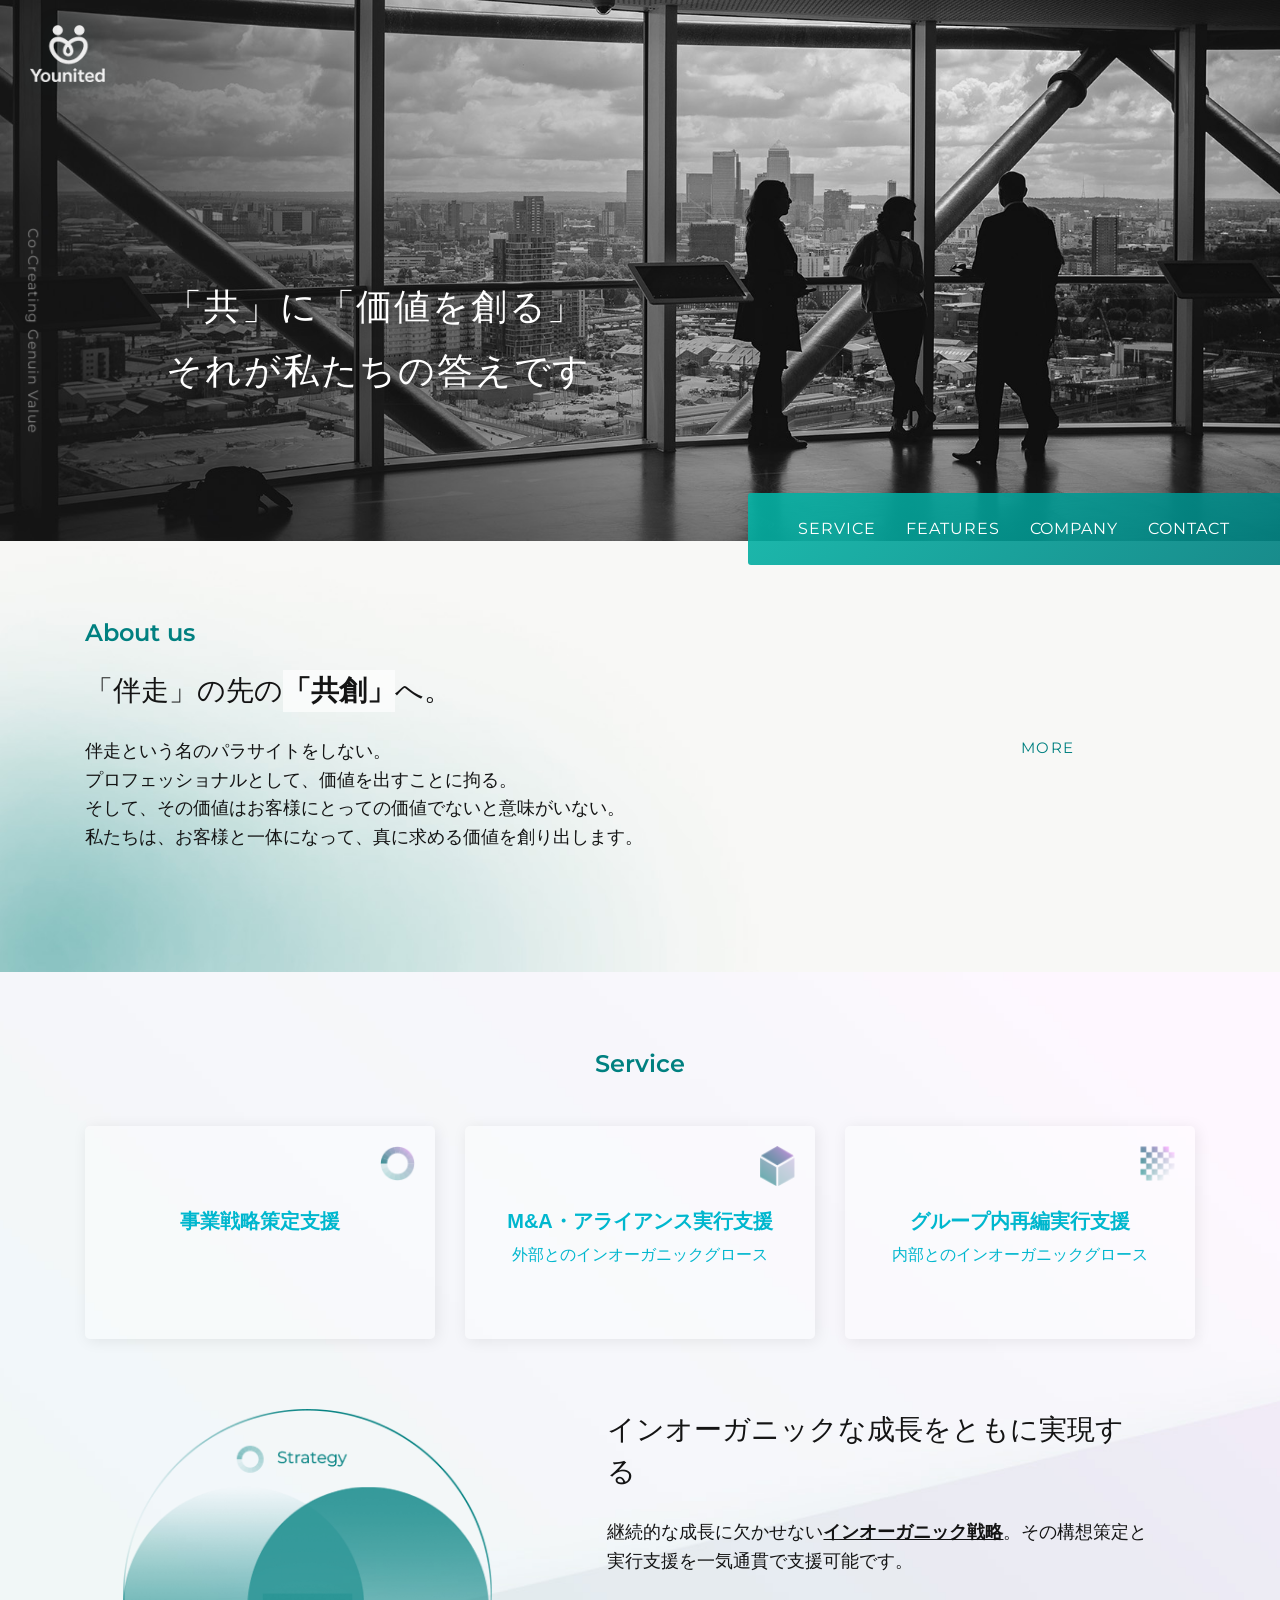
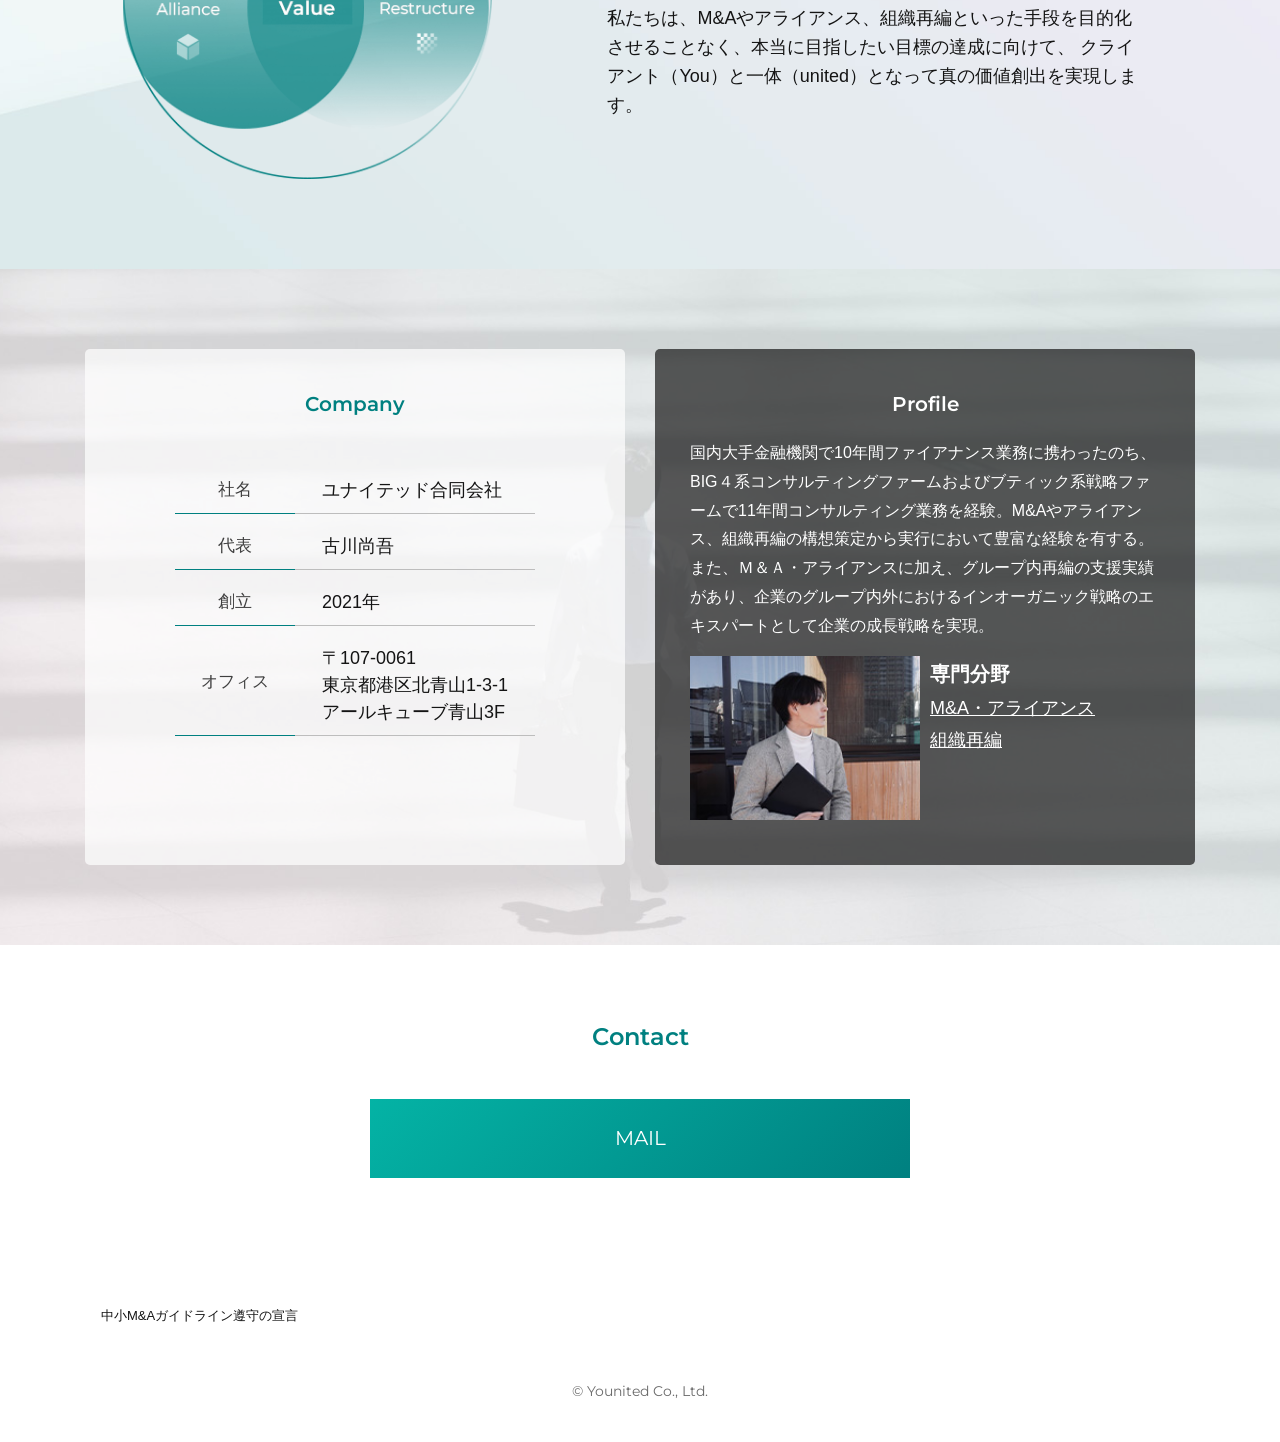
<file: index.html>
<!DOCTYPE html>
<html lang="ja">

<head>
    <meta charset="UTF-8">
    <meta name="viewport" content="width=device-width, initial-scale=1.0">
    <title>younited</title>
    <link rel="icon" href="/favicon.ico" sizes="any">
    <link rel="icon" href="/icon-192x192.png" type="image/png" sizes="192x192">
    <link rel="apple-touch-icon" href="/apple-touch-icon-180x180.png">
    <link rel="manifest" href="/manifest.json">
    <link rel="preconnect" href="https://fonts.googleapis.com">
    <link rel="preconnect" href="https://fonts.gstatic.com" crossorigin>
    <link
        href="https://fonts.googleapis.com/css2?family=Montserrat:wght@400;600;700&family=Noto+Sans+JP:wght@400;600;700&display=swap"
        rel="stylesheet">
    <link rel="stylesheet" href="./css/index.css">
</head>

<body>
    <header>
        <h1 class="main-logo"><a href="#"><img src="./img/logo.png" alt="younited"></a></h1>
        <p class="main-treat dn-sp">Co-Creating&nbsp;Genuin&nbsp;Value</p>
        <!-- <a class="policy dn-sp" href="">Privacy&nbsp;Policy</a> -->
    </header>
    <main class="l-main">
        <button class="menu-trigger" id="menu-trigger">
            <span></span>
            <span></span>
            <span></span>
        </button>
        <nav class="main-nav" id="main-nav">
            <ul>
                <li><a href="#service">SERVICE</a></li>
                <li><a href="#features">FEATURES</a></li>
                <li><a href="#company">COMPANY</a></li>
                <!-- <li><a href="#">CASE</a></li> -->
                <li><a href="#contact">CONTACT</a></li>
            </ul>
        </nav>
        <section class="section-main">
            <div class="main-txt-container">
                <p class="main-txt stagger-slide">「共」に「価値を創る」</p>
                <p class="main-txt stagger-slide">それが私たちの答えです</p>
            </div>
        </section>
        <section class="section-lead">
            <div class="section-content">
                <h2 class="section-ttl">About&nbsp;us</h2>
                <p class="section-ttl-sub">「伴走」の先の<span>「共創」</span>へ。</p>
                <p class="section-txt" style="margin-bottom: 40px;">
                    伴走という名のパラサイトをしない。<br>
                    プロフェッショナルとして、価値を出すことに拘る。<br>
                    そして、その価値はお客様にとっての価値でないと意味がいない。<br>
                    私たちは、お客様と一体になって、真に求める価値を創り出します。
                </p>
                <p class="section-txt lead-txt-slide">
                    Younitedという名前には、<span class="bold">「You＝あなた」</span>と<br>
                    共に歩む存在でありたいという想いを込めています。<br>
                    <br>
                    私たちは、単なる支援者や外部パートナーとしてではなく、<br>
                    クライアント一人ひとりと同じ視点に立ち、同じ方向を見据えながら、<br>
                    ビジネスを前に進めていくことを大切にしています。<br>
                    そこでは、目の前の課題解決だけでなく、その先にある想いや目標が、<br>
                    確かな形として実を結ぶことこそが、私たちの提供する価値だと考えています。<br>
                    <br>
                    また、Younitedは私たちだけで成り立つものではありません。<br>
                    これまで出会い、関わってきた多くの「You」とのつながりが重なり合い、<br>
                    今の私たちを形づくっています。<br>
                    そしてこれからも、新たな出会いや結びつきを通じて、<br>
                    共に学び、成長し続ける存在でありたい。<br>
                    <br>
                    Younitedは、関わるすべての人と未来を編んでいくための名前です。
                </p>
                <div class="circle-container js-lead-slide">
                    <svg class="circle-svg" viewBox="0 0 100 100">
                        <circle class="circle-line" cx="50" cy="50" r="45"></circle>
                    </svg>
                    <div class="circle-text">MORE</div>
                </div>
            </div>
        </section>
        <section class="section-service" id="service">
            <div class="section-content">
                <h2 class="section-ttl">Service</h2>
                <div class="service-wrapper">
                    <div class="service-inner">
                        <div class="service-element fade-in-up">
                            <figure class="service-element-icon"><img src="./img/service-img01.png" alt=""></figure>
                            <p class="service-element-txt">事業戦略策定支援</p>
                        </div>
                        <div class="service-element fade-in-up">
                            <figure class="service-element-icon"><img src="./img/service-img02.png" alt=""></figure>
                            <p class="service-element-txt">M&A・アライアンス実行支援
                                <span>外部とのインオーガニックグロース</span>
                            </p>
                        </div>
                        <div class="service-element fade-in-up">
                            <figure class="service-element-icon"><img src="./img/service-img03.png" alt=""></figure>
                            <p class="service-element-txt">グループ内再編実行支援
                                <span>内部とのインオーガニックグロース</span>
                            </p>
                        </div>
                        <figure class="service-img fade-in-up"><img src="./img/service-img.png" alt="サービスイメージ図">
                        </figure>
                        <div class="service-txtarea fade-in-up">
                            <p class="section-ttl-sub">インオーガニックな成長を<br class="dn-pc">ともに実現する</p>
                            <p class="section-txt">
                                継続的な成長に欠かせない<span class="bold">インオーガニック戦略</span>。その構想策定と実行支援を一気通貫で支援可能です。<br><br>
                                私たちは、M&Aやアライアンス、組織再編といった手段を目的化させることなく、本当に目指したい目標の達成に向けて、
                                クライアント（You）と一体（united）となって真の価値創出を実現します。
                            </p>
                        </div>
                    </div>
                </div>
            </div>
        </section>
        <section class="section-company" id="company">
            <div class="section-content">
                <div class="company-wrapper">
                    <div class="company-inner">
                        <div class="company-element fade-in-up">
                            <h2 class="section-ttl">Company</h2>
                            <ul class="company-list">
                                <li class="conpany-list-item"><span class="list-ttl">社名</span><span
                                        class="list-content">ユナイテッド合同会社</span></li>
                                <li class="conpany-list-item"><span class="list-ttl">代表</span><span
                                        class="list-content">古川尚吾</span></li>
                                <li class="conpany-list-item"><span class="list-ttl">創立</span><span
                                        class="list-content">2021年</span></li>
                                <li class="conpany-list-item"><span class="list-ttl height">オフィス</span><span
                                        class="list-content">〒107-0061<br>東京都港区北青山1-3-1<br>アールキューブ青山3F</span></li>
                            </ul>
                        </div>
                        <div class="company-element fade-in-up">
                            <h2 class="section-ttl" style="color: #fff;">Profile</h2>
                            <p class="prof-txt">
                                国内大手金融機関で10年間ファイアナンス業務に携わったのち、BIG４系コンサルティングファームおよびブティック系戦略ファームで11年間コンサルティング業務を経験。M&Aやアライアンス、組織再編の構想策定から実行において豊富な経験を有する。<br>
                                また、Ｍ＆Ａ・アライアンスに加え、グループ内再編の支援実績があり、企業のグループ内外におけるインオーガニック戦略のエキスパートとして企業の成長戦略を実現。
                            </p>
                            <div class="prof-area">
                                <div class="prof-inner">
                                    <figure class="prof-img"><img src="./img/profile.jpg" alt=""></figure>
                                    <div class="prof-area-element">
                                        <p class="prof-area-ttl">専門分野</p>
                                        <p class="prof-area-item">M&A・アライアンス<br>組織再編</p>
                                    </div>
                                </div>
                            </div>
                        </div>
                    </div>
                </div>
            </div>
        </section>
        <section class="section-contact" id="contact">
            <div class="section-content">
                <h2 class="section-ttl">Contact</h2>
                <div class="contact-wrapper fade-in-up">
                    <div class="contact-inner">
                        <a href="mailto:s.furukawa@younited.jp" class="contact-btn" target="_blank">MAIL</a>
                        <!-- <a href="" class="contact-btn" target="_blank">LINE</a> -->
                    </div>
                </div>
            </div>
        </section>
    </main>
    <footer>
        <div class="section-content">
            <div class="footer-link-wrapper">
                <a href="/compliance.html" class="footer-link">中小M&Aガイドライン遵守の宣言</a>
            </div>
            <small>&copy; Younited Co., Ltd.</small>
        </div>
    </footer>
    <script src="https://ajax.googleapis.com/ajax/libs/jquery/3.7.1/jquery.min.js"></script>
    <script src="./js/index.js"></script>
</body>

</html>
</file>
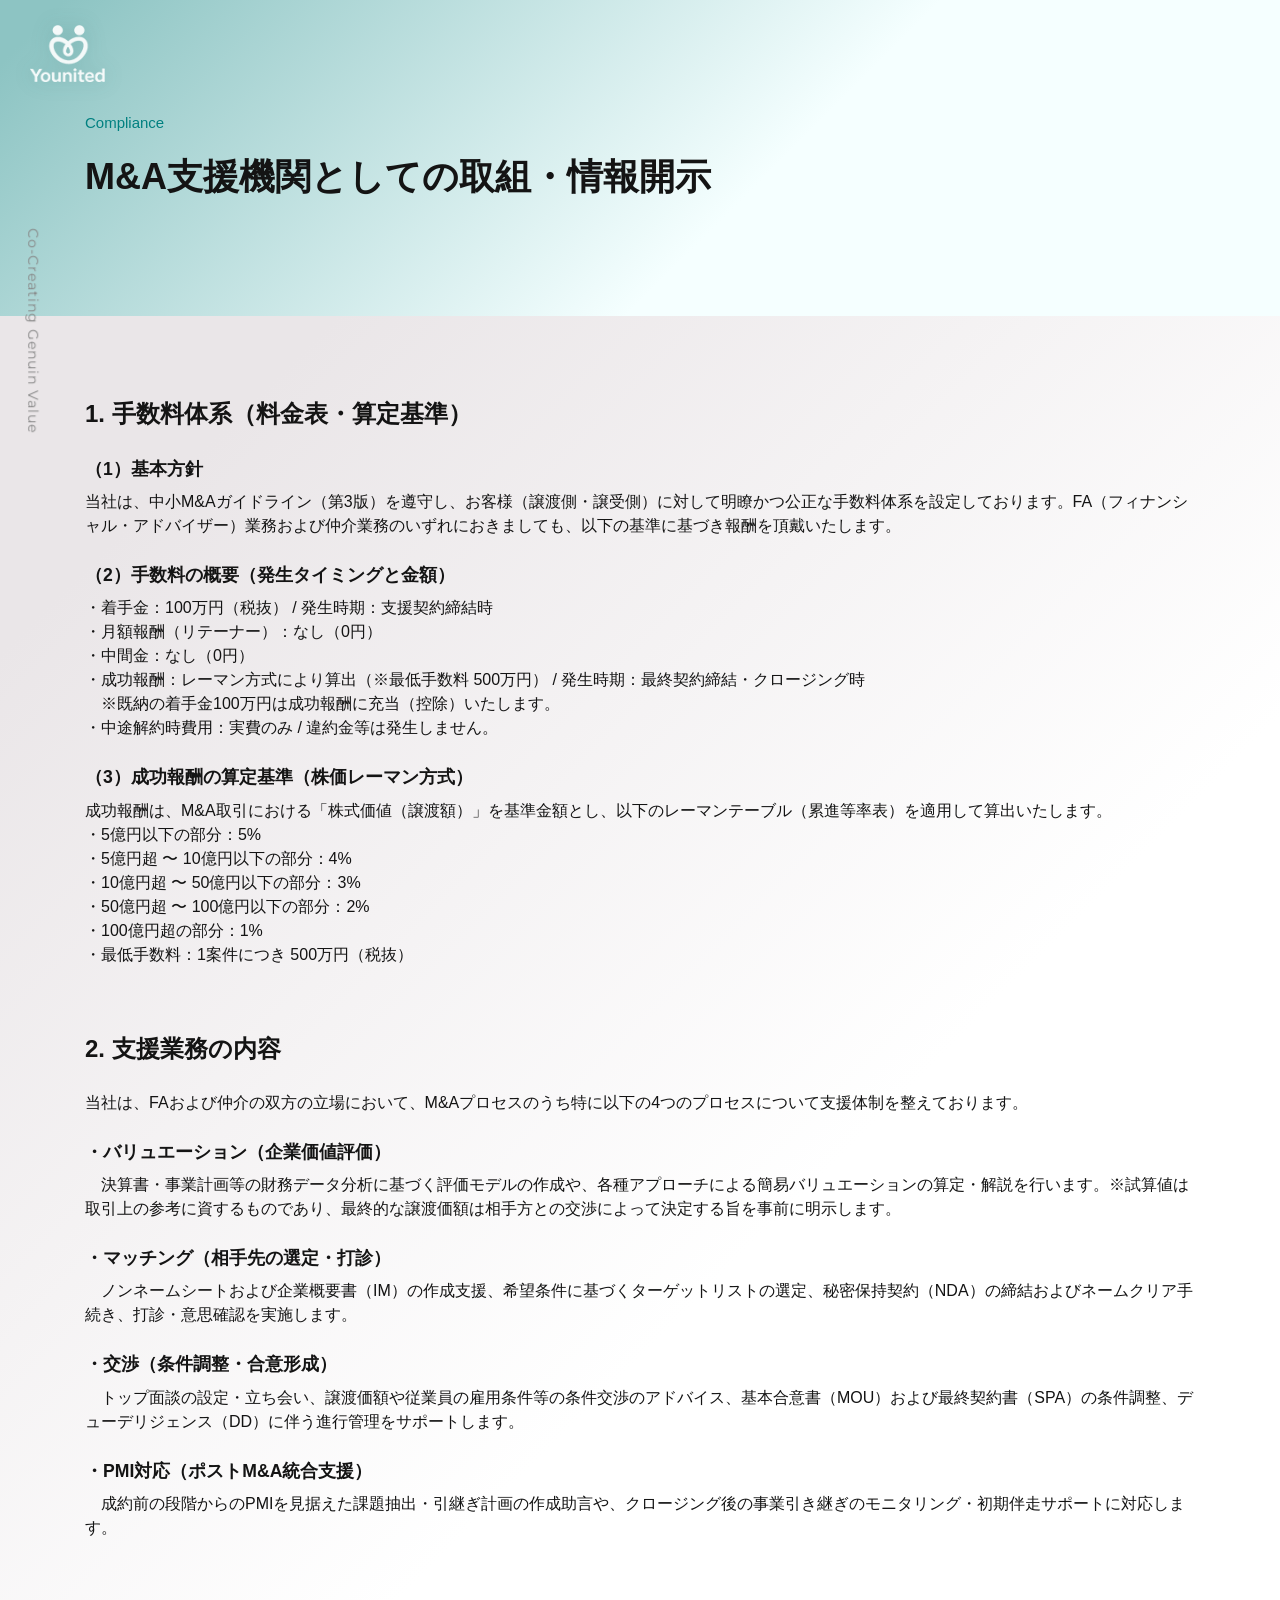
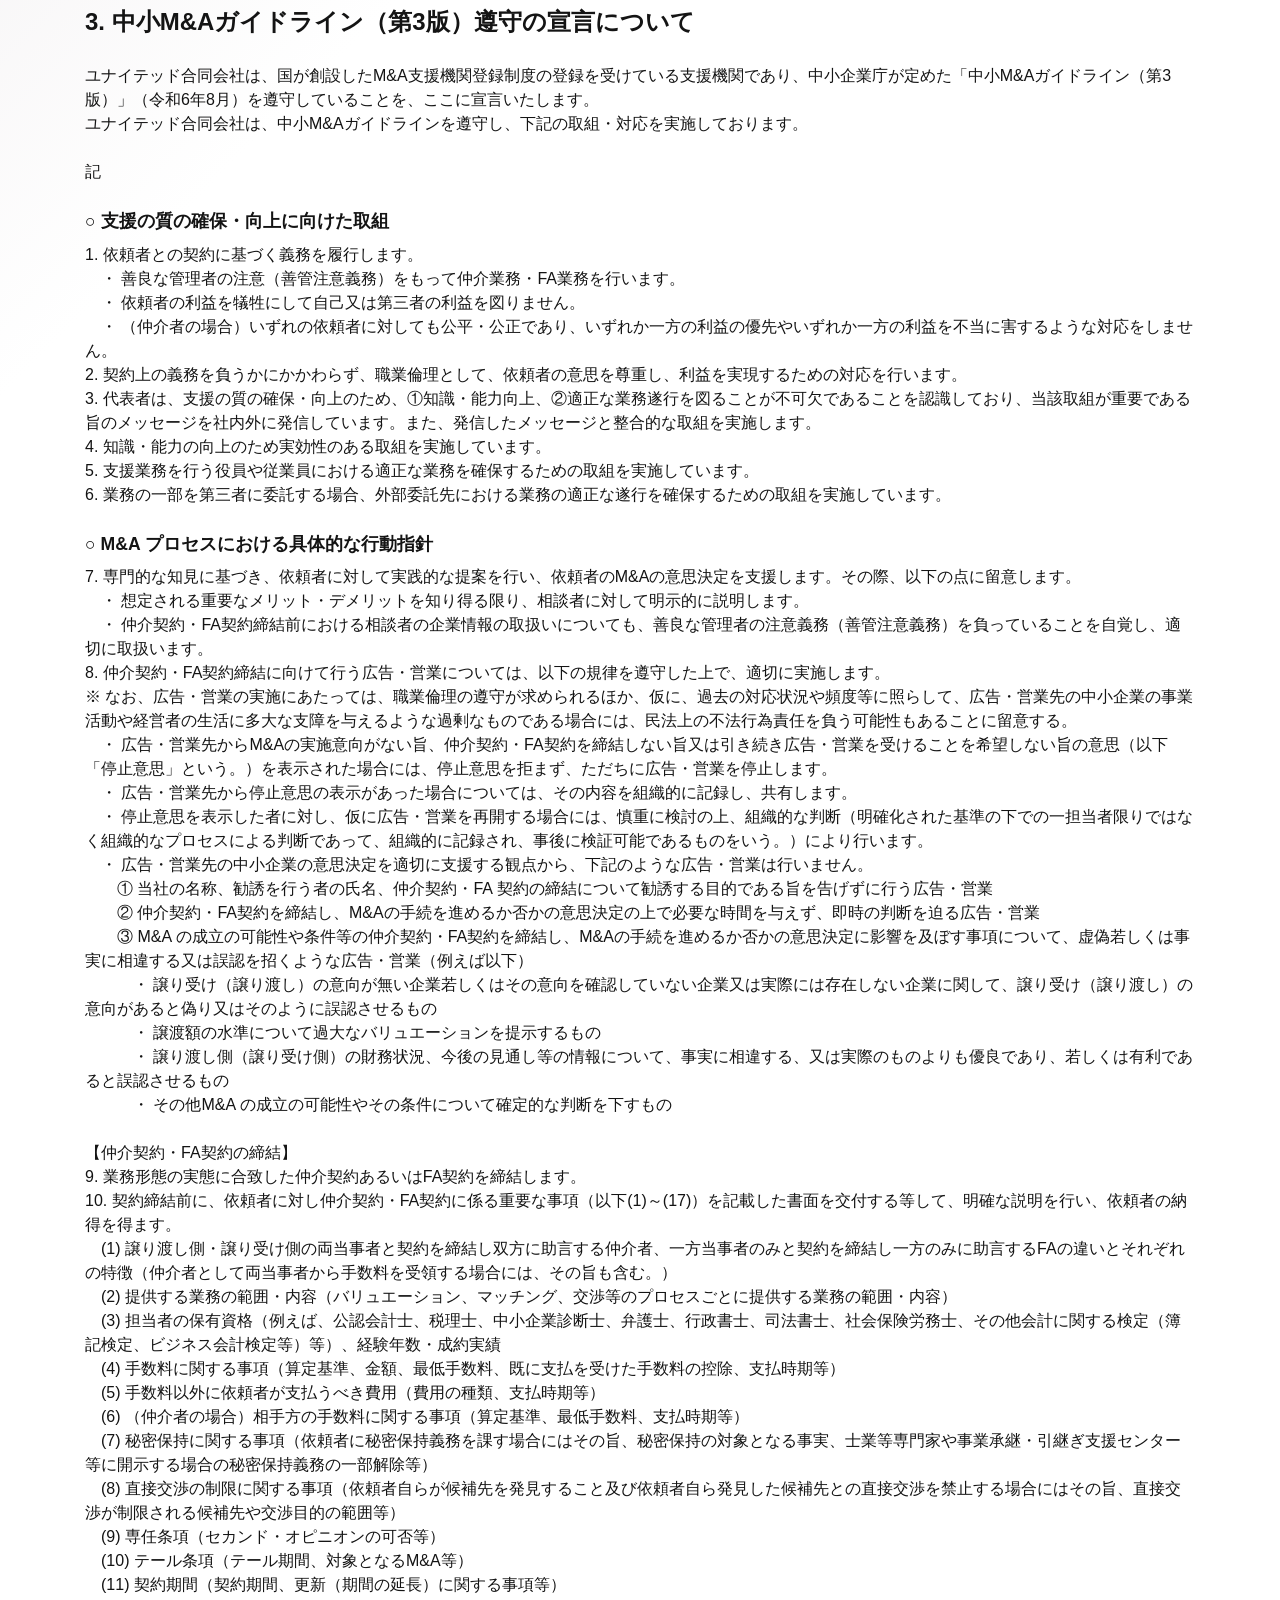
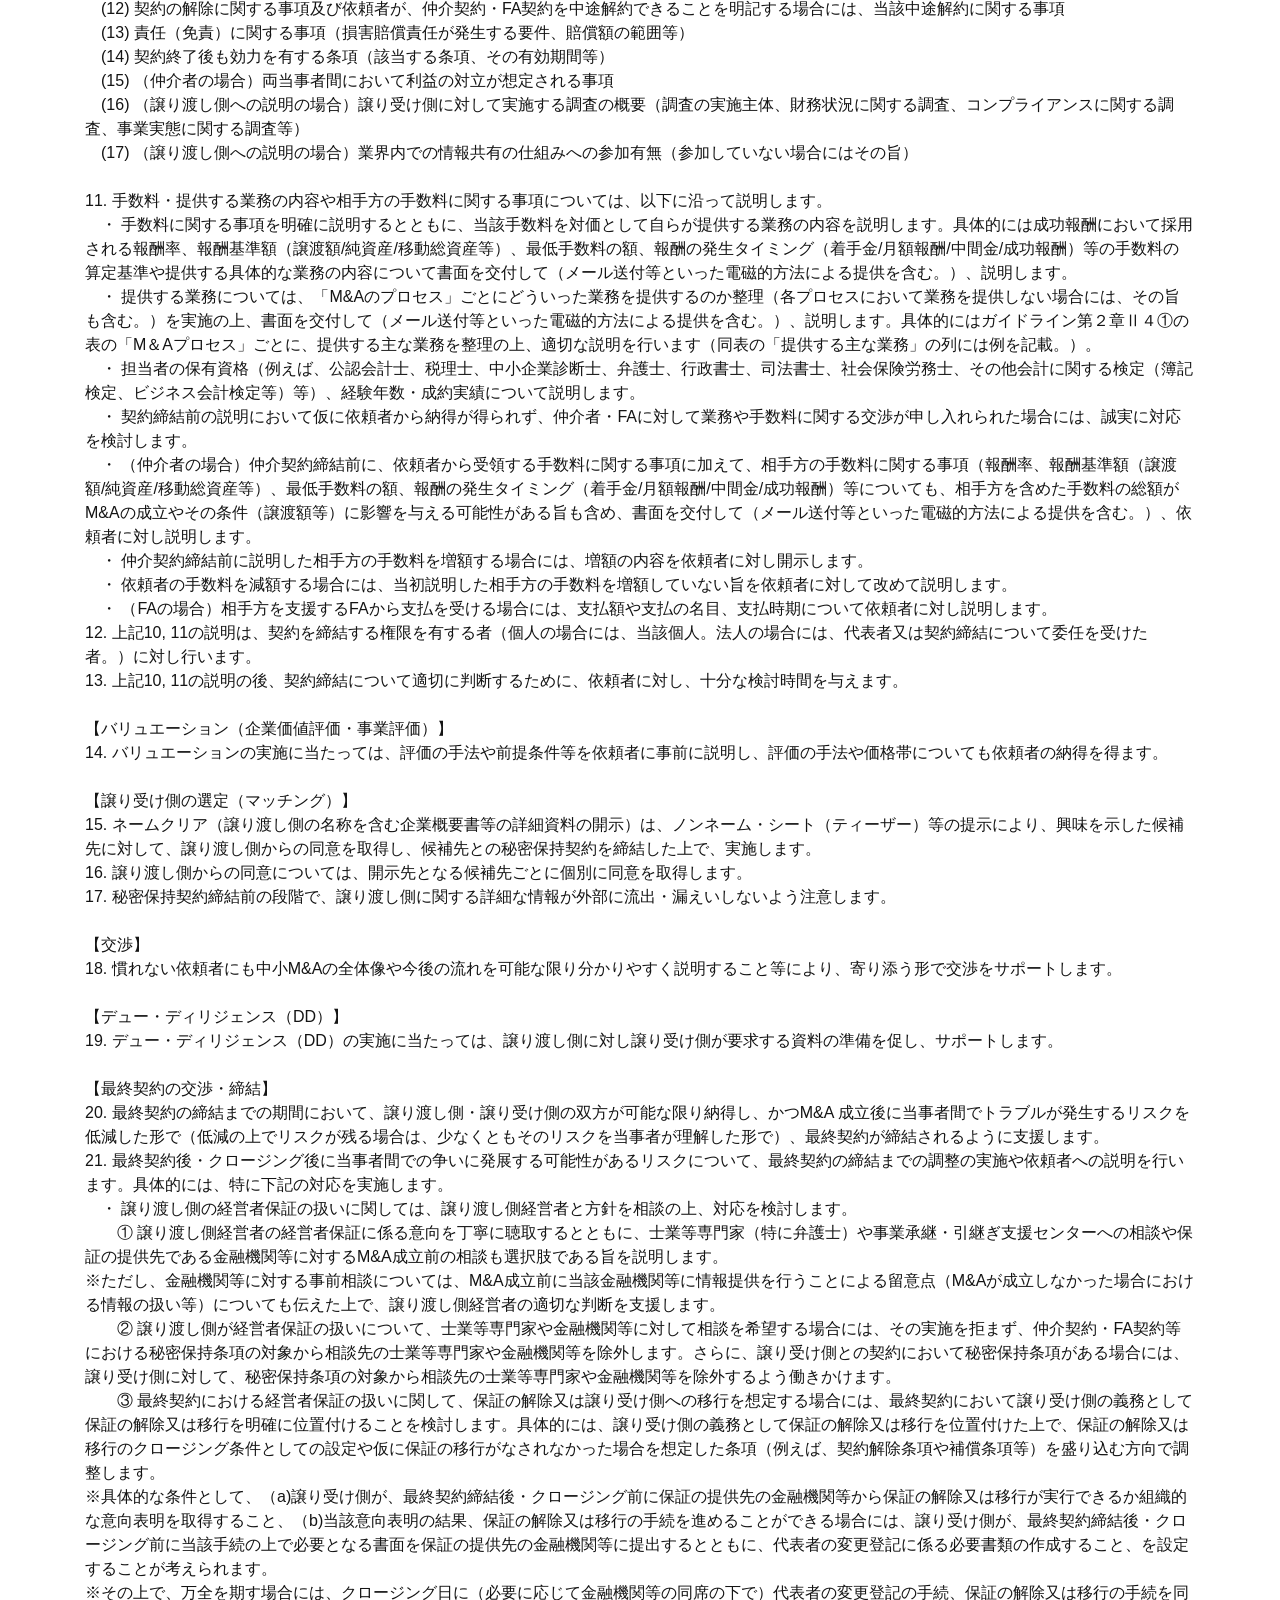
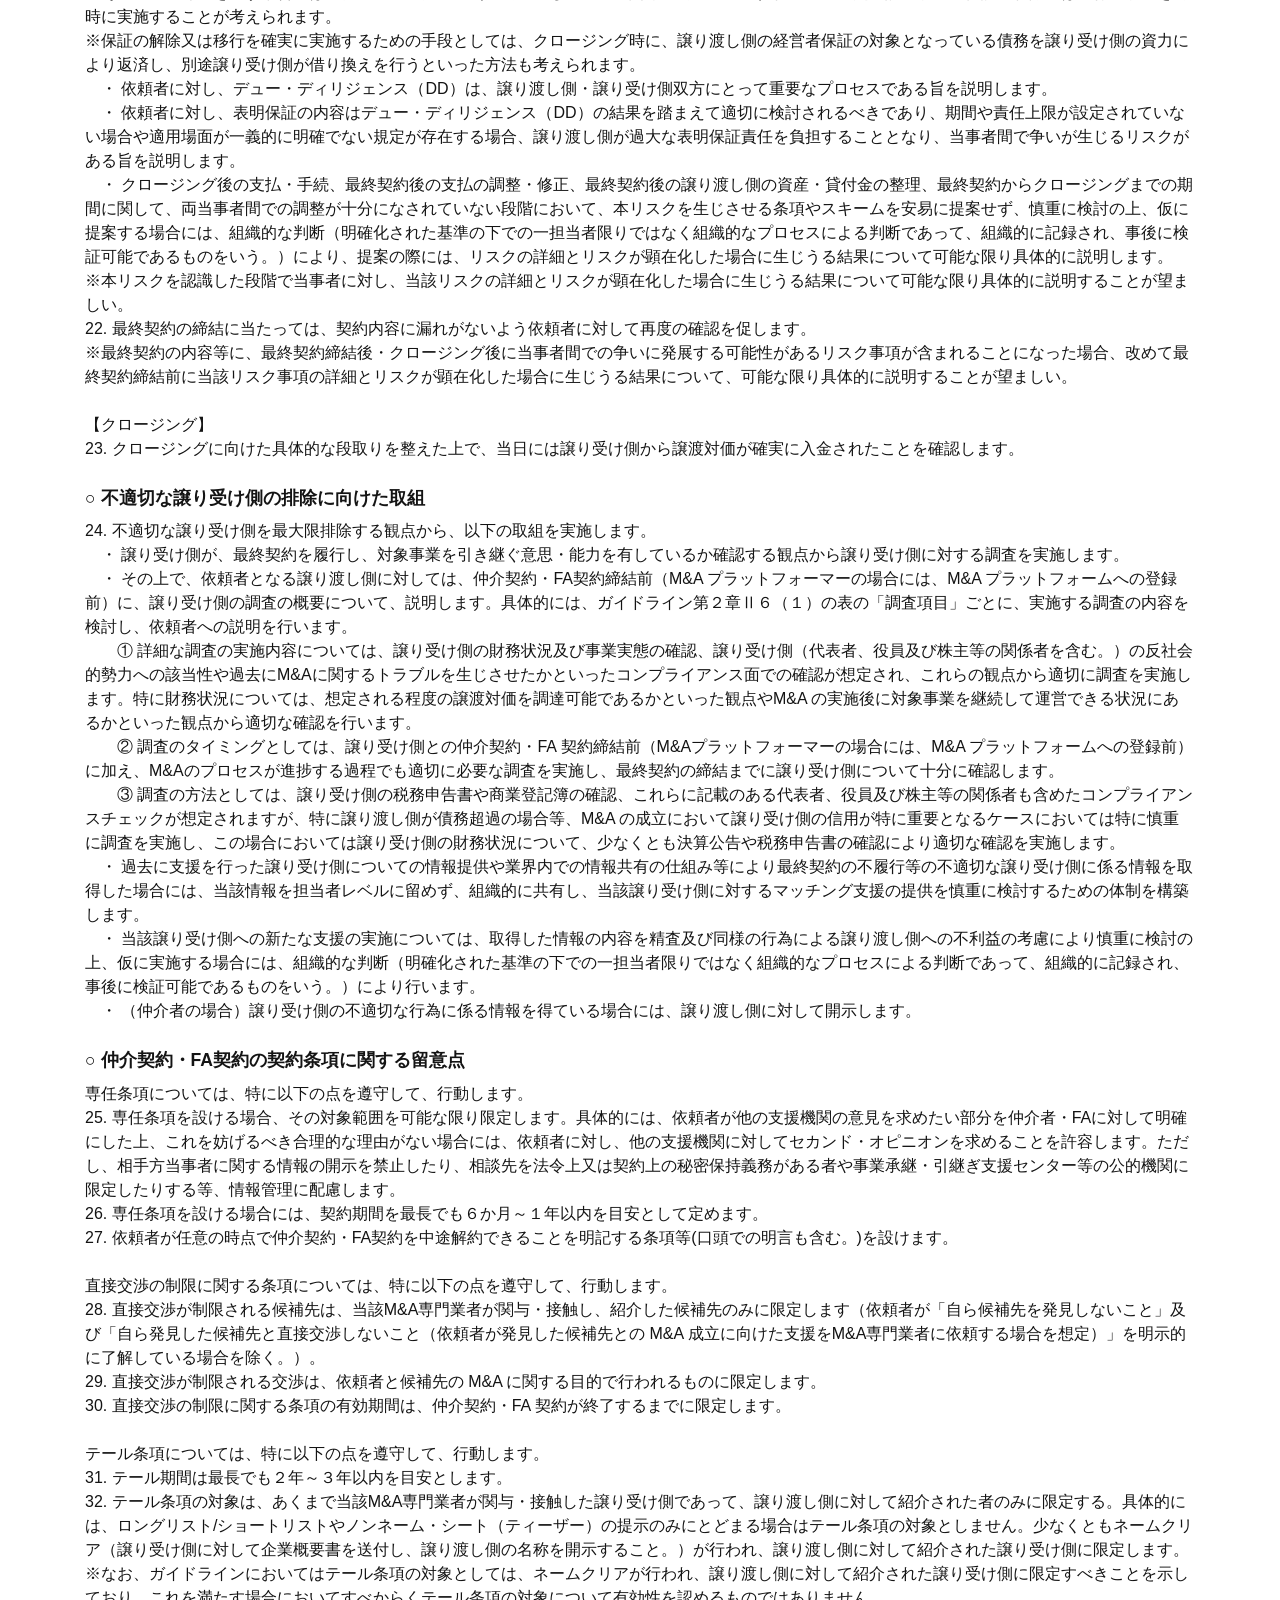
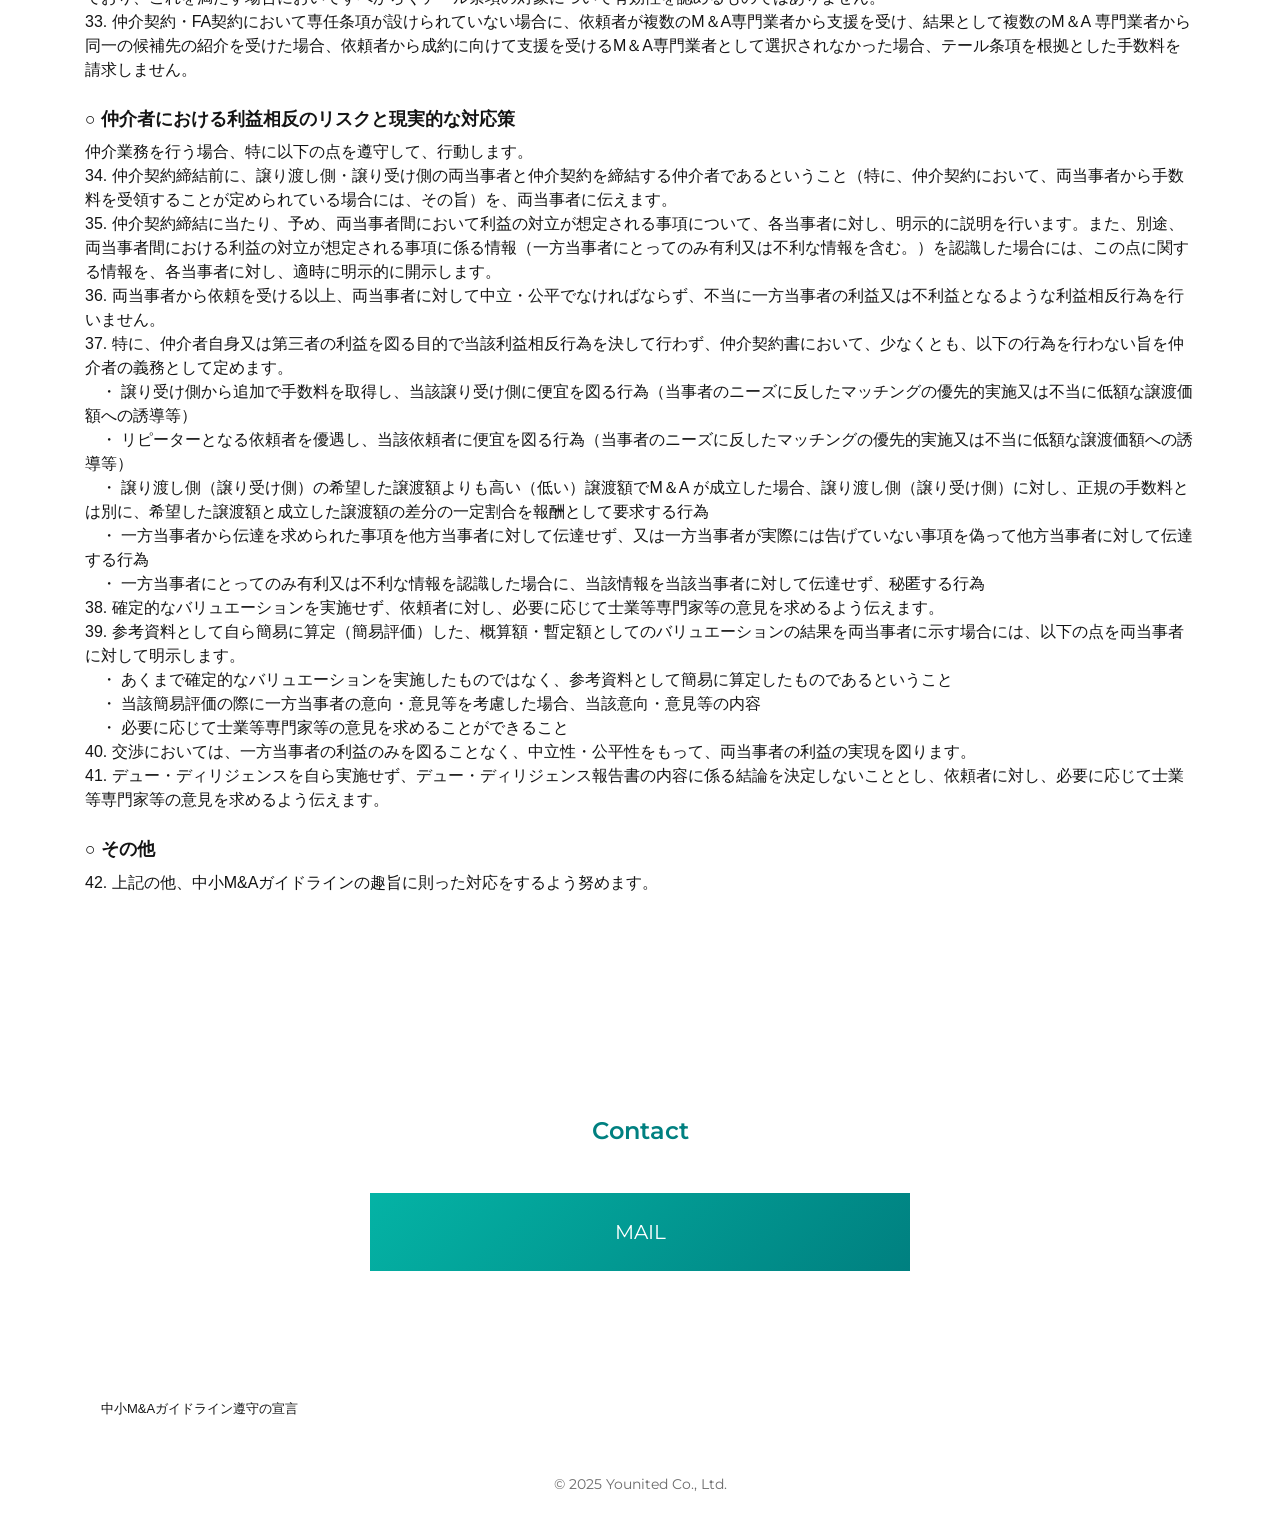
<file: compliance.html>
<!DOCTYPE html>
<html lang="ja">

<head>
    <meta charset="UTF-8">
    <meta name="viewport" content="width=device-width, initial-scale=1.0">
    <title>中小M&amp;Aガイドライン遵守の宣言 | younited</title>
    <link rel="icon" href="/favicon.ico" sizes="any">
    <link rel="icon" href="/icon-192x192.png" type="image/png" sizes="192x192">
    <link rel="apple-touch-icon" href="/apple-touch-icon-180x180.png">
    <link rel="manifest" href="/manifest.json">
    <link rel="preconnect" href="https://fonts.googleapis.com">
    <link rel="preconnect" href="https://fonts.gstatic.com" crossorigin>
    <link
        href="https://fonts.googleapis.com/css2?family=Montserrat:wght@400;600;700&family=Noto+Sans+JP:wght@400;600;700&display=swap"
        rel="stylesheet">
    <link rel="stylesheet" href="./css/index.css">
    <link rel="stylesheet" href="./css/page.css">
</head>

<body>
    <header>
        <h1 class="main-logo"><a href="/"><img src="./img/logo.png" alt="younited"></a></h1>
        <p class="main-treat dn-sp">Co-Creating&nbsp;Genuin&nbsp;Value</p>
        <!-- <a class="policy dn-sp" href="">Privacy&nbsp;Policy</a> -->
    </header>
    <main class="l-main">
        <section class="section-page-main">
            <div class="section-content page-main-txtarea">
                <h1 class="page-main-ttl"><span>Compliance</span>M&A支援機関としての<br class="dn-pc">取組・情報開示</h1>
            </div>
        </section>
        <section class="section-page-content">
            <div class="section-content">
                <div class="page-txt-block">
                    <h2 class="page-ttl">1. 手数料体系（料金表・算定基準）</h2>
                    <p class="page-txt">
                        <span class="page-txt-ttl-sub">（1）基本方針</span>
                        当社は、中小M&Aガイドライン（第3版）を遵守し、お客様（譲渡側・譲受側）に対して明瞭かつ公正な手数料体系を設定しております。FA（フィナンシャル・アドバイザー）業務および仲介業務のいずれにおきましても、以下の基準に基づき報酬を頂戴いたします。<br>
                        <br>
                        <span class="page-txt-ttl-sub">（2）手数料の概要（発生タイミングと金額）</span>
                        ・着手金：100万円（税抜） / 発生時期：支援契約締結時<br>
                        ・月額報酬（リテーナー）：なし（0円）<br>
                        ・中間金：なし（0円）<br>
                        ・成功報酬：レーマン方式により算出（※最低手数料 500万円） / 発生時期：最終契約締結・クロージング時<br>
                        　※既納の着手金100万円は成功報酬に充当（控除）いたします。<br>
                        ・中途解約時費用：実費のみ / 違約金等は発生しません。<br>
                        <br>
                        <span class="page-txt-ttl-sub">（3）成功報酬の算定基準（株価レーマン方式）</span>
                        成功報酬は、M&A取引における「株式価値（譲渡額）」を基準金額とし、以下のレーマンテーブル（累進等率表）を適用して算出いたします。<br>
                        ・5億円以下の部分：5%<br>
                        ・5億円超 〜 10億円以下の部分：4%<br>
                        ・10億円超 〜 50億円以下の部分：3%<br>
                        ・50億円超 〜 100億円以下の部分：2%<br>
                        ・100億円超の部分：1%<br>
                        ・最低手数料：1案件につき 500万円（税抜）
                    </p>
                </div>
            </div>
            <div class="section-content">
                <div class="page-txt-block">
                    <h2 class="page-ttl">2. 支援業務の内容</h2>
                    <p class="page-txt">
                        当社は、FAおよび仲介の双方の立場において、M&Aプロセスのうち特に以下の4つのプロセスについて支援体制を整えております。<br>
                        <br>
                        <span class="page-txt-ttl-sub">・バリュエーション（企業価値評価）</span>
                        　決算書・事業計画等の財務データ分析に基づく評価モデルの作成や、各種アプローチによる簡易バリュエーションの算定・解説を行います。※試算値は取引上の参考に資するものであり、最終的な譲渡価額は相手方との交渉によって決定する旨を事前に明示します。<br>
                        <br>
                        <span class="page-txt-ttl-sub">・マッチング（相手先の選定・打診）</span>
                        　ノンネームシートおよび企業概要書（IM）の作成支援、希望条件に基づくターゲットリストの選定、秘密保持契約（NDA）の締結およびネームクリア手続き、打診・意思確認を実施します。<br>
                        <br>
                        <span class="page-txt-ttl-sub">・交渉（条件調整・合意形成）</span>
                        　トップ面談の設定・立ち会い、譲渡価額や従業員の雇用条件等の条件交渉のアドバイス、基本合意書（MOU）および最終契約書（SPA）の条件調整、デューデリジェンス（DD）に伴う進行管理をサポートします。<br>
                        <br>
                        <span class="page-txt-ttl-sub">・PMI対応（ポストM&A統合支援）</span>
                        　成約前の段階からのPMIを見据えた課題抽出・引継ぎ計画の作成助言や、クロージング後の事業引き継ぎのモニタリング・初期伴走サポートに対応します。
                    </p>
                </div>
                <div class="page-txt-block">
                    <h2 class="page-ttl">3. 中小M&Aガイドライン（第3版）遵守の宣言について</h2>
                    <p class="page-txt">
                        ユナイテッド合同会社は、国が創設したM&A支援機関登録制度の登録を受けている支援機関であり、中小企業庁が定めた「中小M&Aガイドライン（第3版）」（令和6年8月）を遵守していることを、ここに宣言いたします。<br>
                        ユナイテッド合同会社は、中小M&Aガイドラインを遵守し、下記の取組・対応を実施しております。<br>
                        <br>
                        記<br>
                        <br>

                        <span class="page-txt-ttl-sub">○ 支援の質の確保・向上に向けた取組</span>
                        1. 依頼者との契約に基づく義務を履行します。<br>
                        　・ 善良な管理者の注意（善管注意義務）をもって仲介業務・FA業務を行います。<br>
                        　・ 依頼者の利益を犠牲にして自己又は第三者の利益を図りません。<br>
                        　・ （仲介者の場合）いずれの依頼者に対しても公平・公正であり、いずれか一方の利益の優先やいずれか一方の利益を不当に害するような対応をしません。<br>
                        2. 契約上の義務を負うかにかかわらず、職業倫理として、依頼者の意思を尊重し、利益を実現するための対応を行います。<br>
                        3.
                        代表者は、支援の質の確保・向上のため、①知識・能力向上、②適正な業務遂行を図ることが不可欠であることを認識しており、当該取組が重要である旨のメッセージを社内外に発信しています。また、発信したメッセージと整合的な取組を実施します。<br>
                        4. 知識・能力の向上のため実効性のある取組を実施しています。<br>
                        5. 支援業務を行う役員や従業員における適正な業務を確保するための取組を実施しています。<br>
                        6. 業務の一部を第三者に委託する場合、外部委託先における業務の適正な遂行を確保するための取組を実施しています。<br>
                        <br>

                        <span class="page-txt-ttl-sub">○ M&A プロセスにおける具体的な行動指針</span>
                        7. 専門的な知見に基づき、依頼者に対して実践的な提案を行い、依頼者のM&Aの意思決定を支援します。その際、以下の点に留意します。<br>
                        　・ 想定される重要なメリット・デメリットを知り得る限り、相談者に対して明示的に説明します。<br>
                        　・ 仲介契約・FA契約締結前における相談者の企業情報の取扱いについても、善良な管理者の注意義務（善管注意義務）を負っていることを自覚し、適切に取扱います。<br>
                        8. 仲介契約・FA契約締結に向けて行う広告・営業については、以下の規律を遵守した上で、適切に実施します。<br>
                        ※
                        なお、広告・営業の実施にあたっては、職業倫理の遵守が求められるほか、仮に、過去の対応状況や頻度等に照らして、広告・営業先の中小企業の事業活動や経営者の生活に多大な支障を与えるような過剰なものである場合には、民法上の不法行為責任を負う可能性もあることに留意する。<br>
                        　・
                        広告・営業先からM&Aの実施意向がない旨、仲介契約・FA契約を締結しない旨又は引き続き広告・営業を受けることを希望しない旨の意思（以下「停止意思」という。）を表示された場合には、停止意思を拒まず、ただちに広告・営業を停止します。<br>
                        　・ 広告・営業先から停止意思の表示があった場合については、その内容を組織的に記録し、共有します。<br>
                        　・
                        停止意思を表示した者に対し、仮に広告・営業を再開する場合には、慎重に検討の上、組織的な判断（明確化された基準の下での一担当者限りではなく組織的なプロセスによる判断であって、組織的に記録され、事後に検証可能であるものをいう。）により行います。<br>
                        　・ 広告・営業先の中小企業の意思決定を適切に支援する観点から、下記のような広告・営業は行いません。<br>
                        　　① 当社の名称、勧誘を行う者の氏名、仲介契約・FA 契約の締結について勧誘する目的である旨を告げずに行う広告・営業<br>
                        　　② 仲介契約・FA契約を締結し、M&Aの手続を進めるか否かの意思決定の上で必要な時間を与えず、即時の判断を迫る広告・営業<br>
                        　　③ M&A
                        の成立の可能性や条件等の仲介契約・FA契約を締結し、M&Aの手続を進めるか否かの意思決定に影響を及ぼす事項について、虚偽若しくは事実に相違する又は誤認を招くような広告・営業（例えば以下）<br>
                        　　　・ 譲り受け（譲り渡し）の意向が無い企業若しくはその意向を確認していない企業又は実際には存在しない企業に関して、譲り受け（譲り渡し）の意向があると偽り又はそのように誤認させるもの<br>
                        　　　・ 譲渡額の水準について過大なバリュエーションを提示するもの<br>
                        　　　・ 譲り渡し側（譲り受け側）の財務状況、今後の見通し等の情報について、事実に相違する、又は実際のものよりも優良であり、若しくは有利であると誤認させるもの<br>
                        　　　・ その他M&A の成立の可能性やその条件について確定的な判断を下すもの<br>
                        <br>

                        【仲介契約・FA契約の締結】<br>
                        9. 業務形態の実態に合致した仲介契約あるいはFA契約を締結します。<br>
                        10. 契約締結前に、依頼者に対し仲介契約・FA契約に係る重要な事項（以下(1)～(17)）を記載した書面を交付する等して、明確な説明を行い、依頼者の納得を得ます。<br>
                        　(1)
                        譲り渡し側・譲り受け側の両当事者と契約を締結し双方に助言する仲介者、一方当事者のみと契約を締結し一方のみに助言するFAの違いとそれぞれの特徴（仲介者として両当事者から手数料を受領する場合には、その旨も含む。）<br>
                        　(2) 提供する業務の範囲・内容（バリュエーション、マッチング、交渉等のプロセスごとに提供する業務の範囲・内容）<br>
                        　(3)
                        担当者の保有資格（例えば、公認会計士、税理士、中小企業診断士、弁護士、行政書士、司法書士、社会保険労務士、その他会計に関する検定（簿記検定、ビジネス会計検定等）等）、経験年数・成約実績<br>
                        　(4) 手数料に関する事項（算定基準、金額、最低手数料、既に支払を受けた手数料の控除、支払時期等）<br>
                        　(5) 手数料以外に依頼者が支払うべき費用（費用の種類、支払時期等）<br>
                        　(6) （仲介者の場合）相手方の手数料に関する事項（算定基準、最低手数料、支払時期等）<br>
                        　(7)
                        秘密保持に関する事項（依頼者に秘密保持義務を課す場合にはその旨、秘密保持の対象となる事実、士業等専門家や事業承継・引継ぎ支援センター等に開示する場合の秘密保持義務の一部解除等）<br>
                        　(8) 直接交渉の制限に関する事項（依頼者自らが候補先を発見すること及び依頼者自ら発見した候補先との直接交渉を禁止する場合にはその旨、直接交渉が制限される候補先や交渉目的の範囲等）<br>
                        　(9) 専任条項（セカンド・オピニオンの可否等）<br>
                        　(10) テール条項（テール期間、対象となるM&A等）<br>
                        　(11) 契約期間（契約期間、更新（期間の延長）に関する事項等）<br>
                        　(12) 契約の解除に関する事項及び依頼者が、仲介契約・FA契約を中途解約できることを明記する場合には、当該中途解約に関する事項<br>
                        　(13) 責任（免責）に関する事項（損害賠償責任が発生する要件、賠償額の範囲等）<br>
                        　(14) 契約終了後も効力を有する条項（該当する条項、その有効期間等）<br>
                        　(15) （仲介者の場合）両当事者間において利益の対立が想定される事項<br>
                        　(16) （譲り渡し側への説明の場合）譲り受け側に対して実施する調査の概要（調査の実施主体、財務状況に関する調査、コンプライアンスに関する調査、事業実態に関する調査等）<br>
                        　(17) （譲り渡し側への説明の場合）業界内での情報共有の仕組みへの参加有無（参加していない場合にはその旨）<br>
                        <br>

                        11. 手数料・提供する業務の内容や相手方の手数料に関する事項については、以下に沿って説明します。<br>
                        　・
                        手数料に関する事項を明確に説明するとともに、当該手数料を対価として自らが提供する業務の内容を説明します。具体的には成功報酬において採用される報酬率、報酬基準額（譲渡額/純資産/移動総資産等）、最低手数料の額、報酬の発生タイミング（着手金/月額報酬/中間金/成功報酬）等の手数料の算定基準や提供する具体的な業務の内容について書面を交付して（メール送付等といった電磁的方法による提供を含む。）、説明します。<br>
                        　・
                        提供する業務については、「M&Aのプロセス」ごとにどういった業務を提供するのか整理（各プロセスにおいて業務を提供しない場合には、その旨も含む。）を実施の上、書面を交付して（メール送付等といった電磁的方法による提供を含む。）、説明します。具体的にはガイドライン第２章Ⅱ４①の表の「M＆Aプロセス」ごとに、提供する主な業務を整理の上、適切な説明を行います（同表の「提供する主な業務」の列には例を記載。）。<br>
                        　・
                        担当者の保有資格（例えば、公認会計士、税理士、中小企業診断士、弁護士、行政書士、司法書士、社会保険労務士、その他会計に関する検定（簿記検定、ビジネス会計検定等）等）、経験年数・成約実績について説明します。<br>
                        　・ 契約締結前の説明において仮に依頼者から納得が得られず、仲介者・FAに対して業務や手数料に関する交渉が申し入れられた場合には、誠実に対応を検討します。<br>
                        　・
                        （仲介者の場合）仲介契約締結前に、依頼者から受領する手数料に関する事項に加えて、相手方の手数料に関する事項（報酬率、報酬基準額（譲渡額/純資産/移動総資産等）、最低手数料の額、報酬の発生タイミング（着手金/月額報酬/中間金/成功報酬）等についても、相手方を含めた手数料の総額がM&Aの成立やその条件（譲渡額等）に影響を与える可能性がある旨も含め、書面を交付して（メール送付等といった電磁的方法による提供を含む。）、依頼者に対し説明します。<br>
                        　・ 仲介契約締結前に説明した相手方の手数料を増額する場合には、増額の内容を依頼者に対し開示します。<br>
                        　・ 依頼者の手数料を減額する場合には、当初説明した相手方の手数料を増額していない旨を依頼者に対して改めて説明します。<br>
                        　・ （FAの場合）相手方を支援するFAから支払を受ける場合には、支払額や支払の名目、支払時期について依頼者に対し説明します。<br>
                        12. 上記10, 11の説明は、契約を締結する権限を有する者（個人の場合には、当該個人。法人の場合には、代表者又は契約締結について委任を受けた者。）に対し行います。<br>
                        13. 上記10, 11の説明の後、契約締結について適切に判断するために、依頼者に対し、十分な検討時間を与えます。<br>
                        <br>

                        【バリュエーション（企業価値評価・事業評価）】<br>
                        14. バリュエーションの実施に当たっては、評価の手法や前提条件等を依頼者に事前に説明し、評価の手法や価格帯についても依頼者の納得を得ます。<br>
                        <br>

                        【譲り受け側の選定（マッチング）】<br>
                        15.
                        ネームクリア（譲り渡し側の名称を含む企業概要書等の詳細資料の開示）は、ノンネーム・シート（ティーザー）等の提示により、興味を示した候補先に対して、譲り渡し側からの同意を取得し、候補先との秘密保持契約を締結した上で、実施します。<br>
                        16. 譲り渡し側からの同意については、開示先となる候補先ごとに個別に同意を取得します。<br>
                        17. 秘密保持契約締結前の段階で、譲り渡し側に関する詳細な情報が外部に流出・漏えいしないよう注意します。<br>
                        <br>

                        【交渉】<br>
                        18. 慣れない依頼者にも中小M&Aの全体像や今後の流れを可能な限り分かりやすく説明すること等により、寄り添う形で交渉をサポートします。<br>
                        <br>

                        【デュー・ディリジェンス（DD）】<br>
                        19. デュー・ディリジェンス（DD）の実施に当たっては、譲り渡し側に対し譲り受け側が要求する資料の準備を促し、サポートします。<br>
                        <br>

                        【最終契約の交渉・締結】<br>
                        20. 最終契約の締結までの期間において、譲り渡し側・譲り受け側の双方が可能な限り納得し、かつM&A
                        成立後に当事者間でトラブルが発生するリスクを低減した形で（低減の上でリスクが残る場合は、少なくともそのリスクを当事者が理解した形で）、最終契約が締結されるように支援します。<br>
                        21.
                        最終契約後・クロージング後に当事者間での争いに発展する可能性があるリスクについて、最終契約の締結までの調整の実施や依頼者への説明を行います。具体的には、特に下記の対応を実施します。<br>
                        　・ 譲り渡し側の経営者保証の扱いに関しては、譲り渡し側経営者と方針を相談の上、対応を検討します。<br>
                        　　①
                        譲り渡し側経営者の経営者保証に係る意向を丁寧に聴取するとともに、士業等専門家（特に弁護士）や事業承継・引継ぎ支援センターへの相談や保証の提供先である金融機関等に対するM&A成立前の相談も選択肢である旨を説明します。<br>
                        ※ただし、金融機関等に対する事前相談については、M&A成立前に当該金融機関等に情報提供を行うことによる留意点（M&Aが成立しなかった場合における情報の扱い等）についても伝えた上で、譲り渡し側経営者の適切な判断を支援します。<br>
                        　　②
                        譲り渡し側が経営者保証の扱いについて、士業等専門家や金融機関等に対して相談を希望する場合には、その実施を拒まず、仲介契約・FA契約等における秘密保持条項の対象から相談先の士業等専門家や金融機関等を除外します。さらに、譲り受け側との契約において秘密保持条項がある場合には、譲り受け側に対して、秘密保持条項の対象から相談先の士業等専門家や金融機関等を除外するよう働きかけます。<br>
                        　　③
                        最終契約における経営者保証の扱いに関して、保証の解除又は譲り受け側への移行を想定する場合には、最終契約において譲り受け側の義務として保証の解除又は移行を明確に位置付けることを検討します。具体的には、譲り受け側の義務として保証の解除又は移行を位置付けた上で、保証の解除又は移行のクロージング条件としての設定や仮に保証の移行がなされなかった場合を想定した条項（例えば、契約解除条項や補償条項等）を盛り込む方向で調整します。<br>
                        ※具体的な条件として、（a)譲り受け側が、最終契約締結後・クロージング前に保証の提供先の金融機関等から保証の解除又は移行が実行できるか組織的な意向表明を取得すること、（b)当該意向表明の結果、保証の解除又は移行の手続を進めることができる場合には、譲り受け側が、最終契約締結後・クロージング前に当該手続の上で必要となる書面を保証の提供先の金融機関等に提出するとともに、代表者の変更登記に係る必要書類の作成すること、を設定することが考えられます。<br>
                        ※その上で、万全を期す場合には、クロージング日に（必要に応じて金融機関等の同席の下で）代表者の変更登記の手続、保証の解除又は移行の手続を同時に実施することが考えられます。<br>
                        ※保証の解除又は移行を確実に実施するための手段としては、クロージング時に、譲り渡し側の経営者保証の対象となっている債務を譲り受け側の資力により返済し、別途譲り受け側が借り換えを行うといった方法も考えられます。<br>
                        　・ 依頼者に対し、デュー・ディリジェンス（DD）は、譲り渡し側・譲り受け側双方にとって重要なプロセスである旨を説明します。<br>
                        　・
                        依頼者に対し、表明保証の内容はデュー・ディリジェンス（DD）の結果を踏まえて適切に検討されるべきであり、期間や責任上限が設定されていない場合や適用場面が一義的に明確でない規定が存在する場合、譲り渡し側が過大な表明保証責任を負担することとなり、当事者間で争いが生じるリスクがある旨を説明します。<br>
                        　・
                        クロージング後の支払・手続、最終契約後の支払の調整・修正、最終契約後の譲り渡し側の資産・貸付金の整理、最終契約からクロージングまでの期間に関して、両当事者間での調整が十分になされていない段階において、本リスクを生じさせる条項やスキームを安易に提案せず、慎重に検討の上、仮に提案する場合には、組織的な判断（明確化された基準の下での一担当者限りではなく組織的なプロセスによる判断であって、組織的に記録され、事後に検証可能であるものをいう。）により、提案の際には、リスクの詳細とリスクが顕在化した場合に生じうる結果について可能な限り具体的に説明します。<br>
                        ※本リスクを認識した段階で当事者に対し、当該リスクの詳細とリスクが顕在化した場合に生じうる結果について可能な限り具体的に説明することが望ましい。<br>
                        22. 最終契約の締結に当たっては、契約内容に漏れがないよう依頼者に対して再度の確認を促します。<br>
                        ※最終契約の内容等に、最終契約締結後・クロージング後に当事者間での争いに発展する可能性があるリスク事項が含まれることになった場合、改めて最終契約締結前に当該リスク事項の詳細とリスクが顕在化した場合に生じうる結果について、可能な限り具体的に説明することが望ましい。<br>
                        <br>

                        【クロージング】<br>
                        23. クロージングに向けた具体的な段取りを整えた上で、当日には譲り受け側から譲渡対価が確実に入金されたことを確認します。<br>
                        <br>

                        <span class="page-txt-ttl-sub">○ 不適切な譲り受け側の排除に向けた取組</span>
                        24. 不適切な譲り受け側を最大限排除する観点から、以下の取組を実施します。<br>
                        　・ 譲り受け側が、最終契約を履行し、対象事業を引き継ぐ意思・能力を有しているか確認する観点から譲り受け側に対する調査を実施します。<br>
                        　・ その上で、依頼者となる譲り渡し側に対しては、仲介契約・FA契約締結前（M&A プラットフォーマーの場合には、M&A
                        プラットフォームへの登録前）に、譲り受け側の調査の概要について、説明します。具体的には、ガイドライン第２章Ⅱ６（１）の表の「調査項目」ごとに、実施する調査の内容を検討し、依頼者への説明を行います。<br>
                        　　①
                        詳細な調査の実施内容については、譲り受け側の財務状況及び事業実態の確認、譲り受け側（代表者、役員及び株主等の関係者を含む。）の反社会的勢力への該当性や過去にM&Aに関するトラブルを生じさせたかといったコンプライアンス面での確認が想定され、これらの観点から適切に調査を実施します。特に財務状況については、想定される程度の譲渡対価を調達可能であるかといった観点やM&A
                        の実施後に対象事業を継続して運営できる状況にあるかといった観点から適切な確認を行います。<br>
                        　　② 調査のタイミングとしては、譲り受け側との仲介契約・FA 契約締結前（M&Aプラットフォーマーの場合には、M&A
                        プラットフォームへの登録前）に加え、M&Aのプロセスが進捗する過程でも適切に必要な調査を実施し、最終契約の締結までに譲り受け側について十分に確認します。<br>
                        　　③
                        調査の方法としては、譲り受け側の税務申告書や商業登記簿の確認、これらに記載のある代表者、役員及び株主等の関係者も含めたコンプライアンスチェックが想定されますが、特に譲り渡し側が債務超過の場合等、M&A
                        の成立において譲り受け側の信用が特に重要となるケースにおいては特に慎重に調査を実施し、この場合においては譲り受け側の財務状況について、少なくとも決算公告や税務申告書の確認により適切な確認を実施します。<br>
                        　・
                        過去に支援を行った譲り受け側についての情報提供や業界内での情報共有の仕組み等により最終契約の不履行等の不適切な譲り受け側に係る情報を取得した場合には、当該情報を担当者レベルに留めず、組織的に共有し、当該譲り受け側に対するマッチング支援の提供を慎重に検討するための体制を構築します。<br>
                        　・
                        当該譲り受け側への新たな支援の実施については、取得した情報の内容を精査及び同様の行為による譲り渡し側への不利益の考慮により慎重に検討の上、仮に実施する場合には、組織的な判断（明確化された基準の下での一担当者限りではなく組織的なプロセスによる判断であって、組織的に記録され、事後に検証可能であるものをいう。）により行います。<br>
                        　・ （仲介者の場合）譲り受け側の不適切な行為に係る情報を得ている場合には、譲り渡し側に対して開示します。<br>
                        <br>

                        <span class="page-txt-ttl-sub">○ 仲介契約・FA契約の契約条項に関する留意点</span>
                        専任条項については、特に以下の点を遵守して、行動します。<br>
                        25.
                        専任条項を設ける場合、その対象範囲を可能な限り限定します。具体的には、依頼者が他の支援機関の意見を求めたい部分を仲介者・FAに対して明確にした上、これを妨げるべき合理的な理由がない場合には、依頼者に対し、他の支援機関に対してセカンド・オピニオンを求めることを許容します。ただし、相手方当事者に関する情報の開示を禁止したり、相談先を法令上又は契約上の秘密保持義務がある者や事業承継・引継ぎ支援センター等の公的機関に限定したりする等、情報管理に配慮します。<br>
                        26. 専任条項を設ける場合には、契約期間を最長でも６か月～１年以内を目安として定めます。<br>
                        27. 依頼者が任意の時点で仲介契約・FA契約を中途解約できることを明記する条項等(口頭での明言も含む。)を設けます。<br>
                        <br>

                        直接交渉の制限に関する条項については、特に以下の点を遵守して、行動します。<br>
                        28.
                        直接交渉が制限される候補先は、当該M&A専門業者が関与・接触し、紹介した候補先のみに限定します（依頼者が「自ら候補先を発見しないこと」及び「自ら発見した候補先と直接交渉しないこと（依頼者が発見した候補先との
                        M&A
                        成立に向けた支援をM&A専門業者に依頼する場合を想定）」を明示的に了解している場合を除く。）。<br>
                        29. 直接交渉が制限される交渉は、依頼者と候補先の M&A に関する目的で行われるものに限定します。<br>
                        30. 直接交渉の制限に関する条項の有効期間は、仲介契約・FA 契約が終了するまでに限定します。<br>
                        <br>

                        テール条項については、特に以下の点を遵守して、行動します。<br>
                        31. テール期間は最長でも２年～３年以内を目安とします。<br>
                        32.
                        テール条項の対象は、あくまで当該M&A専門業者が関与・接触した譲り受け側であって、譲り渡し側に対して紹介された者のみに限定する。具体的には、ロングリスト/ショートリストやノンネーム・シート（ティーザー）の提示のみにとどまる場合はテール条項の対象としません。少なくともネームクリア（譲り受け側に対して企業概要書を送付し、譲り渡し側の名称を開示すること。）が行われ、譲り渡し側に対して紹介された譲り受け側に限定します。<br>
                        ※なお、ガイドラインにおいてはテール条項の対象としては、ネームクリアが行われ、譲り渡し側に対して紹介された譲り受け側に限定すべきことを示しており、これを満たす場合においてすべからくテール条項の対象について有効性を認めるものではありません。<br>
                        33. 仲介契約・FA契約において専任条項が設けられていない場合に、依頼者が複数のM＆A専門業者から支援を受け、結果として複数のM＆A
                        専門業者から同一の候補先の紹介を受けた場合、依頼者から成約に向けて支援を受けるM＆A専門業者として選択されなかった場合、テール条項を根拠とした手数料を請求しません。<br>
                        <br>

                        <span class="page-txt-ttl-sub">○ 仲介者における利益相反のリスクと現実的な対応策</span>
                        仲介業務を行う場合、特に以下の点を遵守して、行動します。<br>
                        34.
                        仲介契約締結前に、譲り渡し側・譲り受け側の両当事者と仲介契約を締結する仲介者であるということ（特に、仲介契約において、両当事者から手数料を受領することが定められている場合には、その旨）を、両当事者に伝えます。<br>
                        35.
                        仲介契約締結に当たり、予め、両当事者間において利益の対立が想定される事項について、各当事者に対し、明示的に説明を行います。また、別途、両当事者間における利益の対立が想定される事項に係る情報（一方当事者にとってのみ有利又は不利な情報を含む。）を認識した場合には、この点に関する情報を、各当事者に対し、適時に明示的に開示します。<br>
                        36. 両当事者から依頼を受ける以上、両当事者に対して中立・公平でなければならず、不当に一方当事者の利益又は不利益となるような利益相反行為を行いません。<br>
                        37. 特に、仲介者自身又は第三者の利益を図る目的で当該利益相反行為を決して行わず、仲介契約書において、少なくとも、以下の行為を行わない旨を仲介者の義務として定めます。<br>
                        　・ 譲り受け側から追加で手数料を取得し、当該譲り受け側に便宜を図る行為（当事者のニーズに反したマッチングの優先的実施又は不当に低額な譲渡価額への誘導等）<br>
                        　・ リピーターとなる依頼者を優遇し、当該依頼者に便宜を図る行為（当事者のニーズに反したマッチングの優先的実施又は不当に低額な譲渡価額への誘導等）<br>
                        　・ 譲り渡し側（譲り受け側）の希望した譲渡額よりも高い（低い）譲渡額でM＆A
                        が成立した場合、譲り渡し側（譲り受け側）に対し、正規の手数料とは別に、希望した譲渡額と成立した譲渡額の差分の一定割合を報酬として要求する行為<br>
                        　・ 一方当事者から伝達を求められた事項を他方当事者に対して伝達せず、又は一方当事者が実際には告げていない事項を偽って他方当事者に対して伝達する行為<br>
                        　・ 一方当事者にとってのみ有利又は不利な情報を認識した場合に、当該情報を当該当事者に対して伝達せず、秘匿する行為<br>
                        38. 確定的なバリュエーションを実施せず、依頼者に対し、必要に応じて士業等専門家等の意見を求めるよう伝えます。<br>
                        39. 参考資料として自ら簡易に算定（簡易評価）した、概算額・暫定額としてのバリュエーションの結果を両当事者に示す場合には、以下の点を両当事者に対して明示します。<br>
                        　・ あくまで確定的なバリュエーションを実施したものではなく、参考資料として簡易に算定したものであるということ<br>
                        　・ 当該簡易評価の際に一方当事者の意向・意見等を考慮した場合、当該意向・意見等の内容<br>
                        　・ 必要に応じて士業等専門家等の意見を求めることができること<br>
                        40. 交渉においては、一方当事者の利益のみを図ることなく、中立性・公平性をもって、両当事者の利益の実現を図ります。<br>
                        41. デュー・ディリジェンスを自ら実施せず、デュー・ディリジェンス報告書の内容に係る結論を決定しないこととし、依頼者に対し、必要に応じて士業等専門家等の意見を求めるよう伝えます。<br>
                        <br>

                        <span class="page-txt-ttl-sub">○ その他</span>
                        42. 上記の他、中小M&Aガイドラインの趣旨に則った対応をするよう努めます。
                    </p>
                </div>
            </div>
        </section>
        <section class="section-contact" id="contact">
            <div class="section-content">
                <h2 class="section-ttl">Contact</h2>
                <div class="contact-wrapper fade-in-up">
                    <div class="contact-inner">
                        <a href="mailto:s.furukawa@younited.jp" class="contact-btn" target="_blank">MAIL</a>
                        <!-- <a href="" class="contact-btn" target="_blank">LINE</a> -->
                    </div>
                </div>
            </div>
        </section>
    </main>
    <footer>
        <div class="section-content">
            <div class="footer-link-wrapper">
                <a href="#" class="footer-link">中小M&Aガイドライン遵守の宣言</a>
                <!-- <a href="#" class="footer-link">プライバシーポリシー</a> -->
            </div>
            <small>&copy; 2025 Younited Co., Ltd.</small>
        </div>
    </footer>
    <script src="https://ajax.googleapis.com/ajax/libs/jquery/3.7.1/jquery.min.js"></script>
    <script src="./js/index.js"></script>
</body>

</html>
</file>
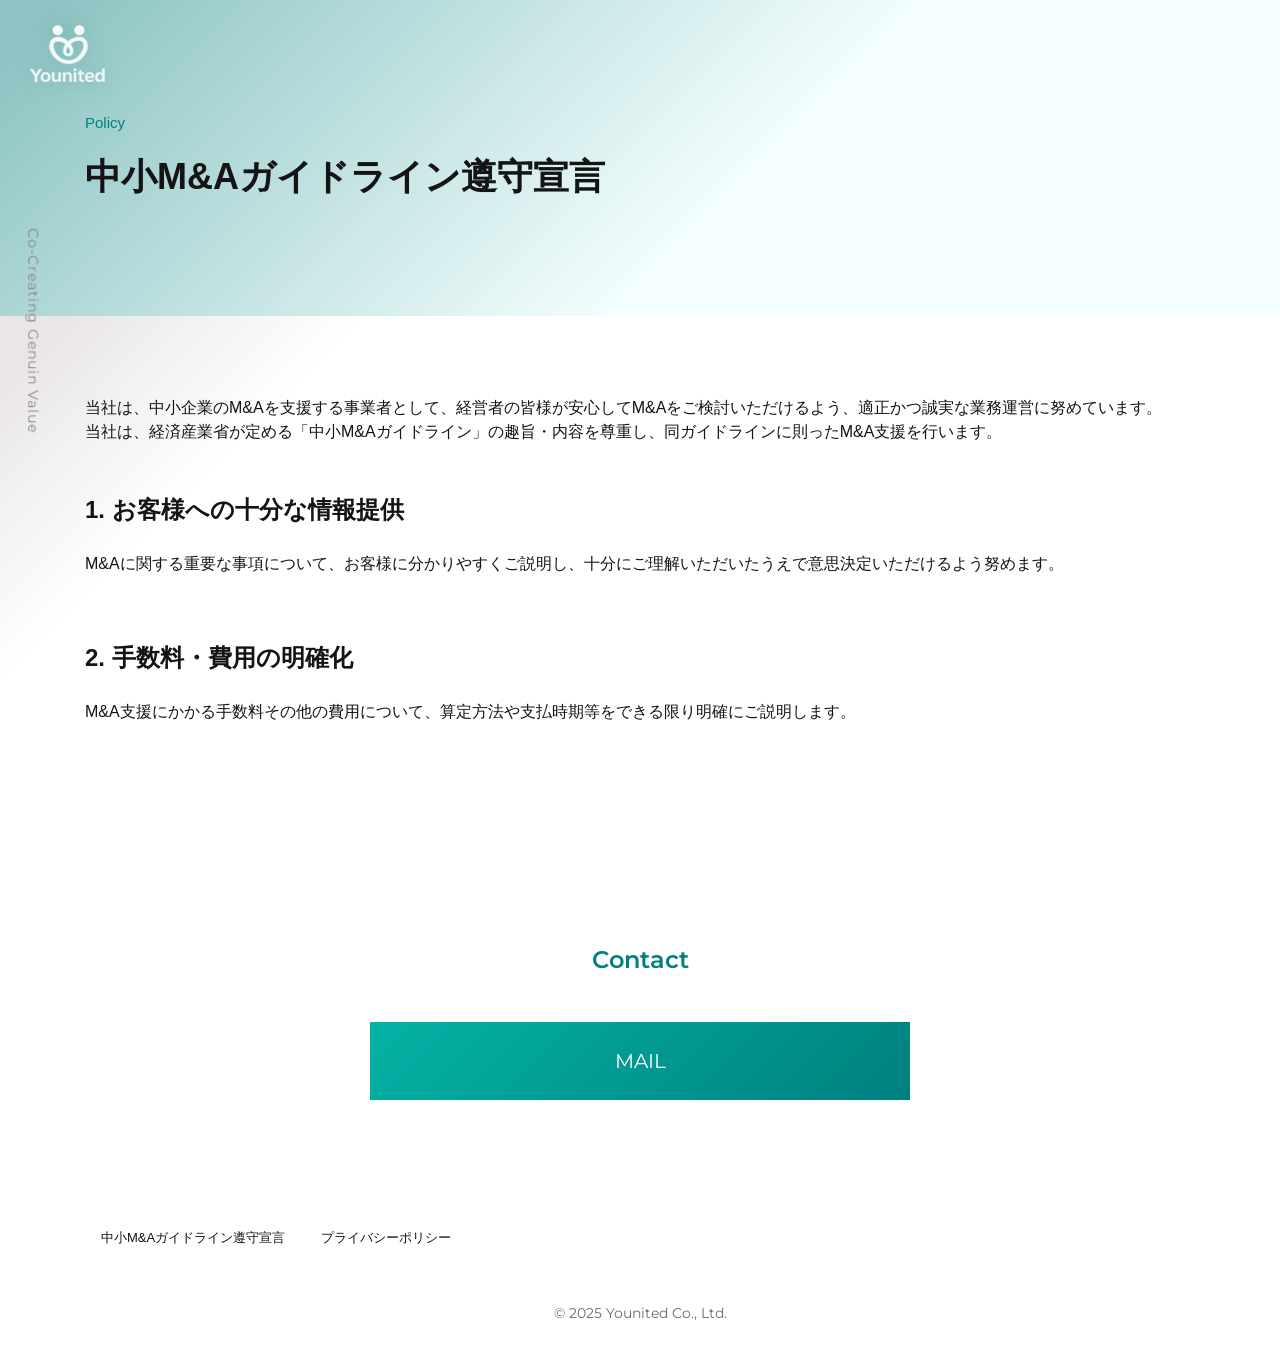
<file: policy.html>
<!DOCTYPE html>
<html lang="ja">

<head>
    <meta charset="UTF-8">
    <meta name="viewport" content="width=device-width, initial-scale=1.0">
    <title>規約 | younited</title>
    <link rel="icon" href="/favicon.ico" sizes="any">
    <link rel="icon" href="/icon-192x192.png" type="image/png" sizes="192x192">
    <link rel="apple-touch-icon" href="/apple-touch-icon-180x180.png">
    <link rel="manifest" href="/manifest.json">
    <link rel="preconnect" href="https://fonts.googleapis.com">
    <link rel="preconnect" href="https://fonts.gstatic.com" crossorigin>
    <link
        href="https://fonts.googleapis.com/css2?family=Montserrat:wght@400;600;700&family=Noto+Sans+JP:wght@400;600;700&display=swap"
        rel="stylesheet">
    <link rel="stylesheet" href="./css/index.css">
    <link rel="stylesheet" href="./css/page.css">
</head>

<body>
    <header>
        <h1 class="main-logo"><a href="/"><img src="./img/logo.png" alt="younited"></a></h1>
        <p class="main-treat dn-sp">Co-Creating&nbsp;Genuin&nbsp;Value</p>
        <!-- <a class="policy dn-sp" href="">Privacy&nbsp;Policy</a> -->
    </header>
    <main class="l-main">
        <section class="section-page-main">
            <div class="section-content page-main-txtarea">
                <h1 class="page-main-ttl"><span>Policy</span>中小M&Aガイドライン遵守宣言</h1>
            </div>
        </section>
        <section class="section-page-content">
            <div class="section-content">
                <p class="page-txt">当社は、中小企業のM&Aを支援する事業者として、経営者の皆様が安心してM&Aをご検討いただけるよう、適正かつ誠実な業務運営に努めています。<br>
                    当社は、経済産業省が定める「中小M&Aガイドライン」の趣旨・内容を尊重し、同ガイドラインに則ったM&A支援を行います。
                </p>
                <div class="page-txt-block">
                    <h2 class="page-ttl">1. お客様への十分な情報提供</h2>
                    <p class="page-txt">M&Aに関する重要な事項について、お客様に分かりやすくご説明し、十分にご理解いただいたうえで意思決定いただけるよう努めます。
                    </p>
                </div>
                <div class="page-txt-block">
                    <h2 class="page-ttl">2. 手数料・費用の明確化</h2>
                    <p class="page-txt">M&A支援にかかる手数料その他の費用について、算定方法や支払時期等をできる限り明確にご説明します。
                    </p>
                </div>
            </div>
        </section>
        <section class="section-contact" id="contact">
            <div class="section-content">
                <h2 class="section-ttl">Contact</h2>
                <div class="contact-wrapper fade-in-up">
                    <div class="contact-inner">
                        <a href="mailto:s.furukawa@younited.jp" class="contact-btn" target="_blank">MAIL</a>
                        <!-- <a href="" class="contact-btn" target="_blank">LINE</a> -->
                    </div>
                </div>
            </div>
        </section>
    </main>
    <footer>
        <div class="section-content">
            <div class="footer-link-wrapper">
                <a href="#" class="footer-link">中小M&Aガイドライン遵守宣言</a>
                <a href="#" class="footer-link">プライバシーポリシー</a>
            </div>
            <small>&copy; 2025 Younited Co., Ltd.</small>
        </div>
    </footer>
    <script src="https://ajax.googleapis.com/ajax/libs/jquery/3.7.1/jquery.min.js"></script>
    <script src="./js/index.js"></script>
</body>

</html>
</file>
<file: css/index.css>
@charset "utf-8";

/* =============================================
 reset
============================================= */

/*! modern-reset | MIT License */
*,
::after,
::before {
    box-sizing: border-box
}

html {
    line-height: 1.15;
    -webkit-text-size-adjust: 100%
}

body {
    margin: 0;
    min-height: 100vh;
    text-rendering: optimizeSpeed;
    line-height: 1.5
}

img,
picture,
video,
canvas,
svg {
    display: block;
    max-width: 100%
}

input,
button,
textarea,
select {
    font: inherit
}

p,
h1,
h2,
h3,
h4,
h5,
h6 {
    overflow-wrap: break-word
}

ol,
ul {
    list-style: none;
    padding: 0;
    margin: 0
}

a {
    text-decoration: none;
    color: inherit
}

figure,
h1,
h2,
h3,
h4,
p {
    margin: 0;
}

/* =============================================
 common
============================================= */
div {
    box-sizing: border-box;
}

body {
    font-family: "Noto Sans", sans-serif;
    color: #141414;
}

img {
    width: 100%;
    vertical-align: bottom;
}

section {
    padding: 60px 0;
}

.section-content {
    width: 92%;
    margin: 0 auto;
    max-width: 1110px;
    position: relative;
}

.section-ttl {
    font-size: 1.3em;
    font-weight: 600;
    font-family: "montserrat", sans-serif;
    color: #008080;
    text-align: center;
    margin-bottom: 25px;
    line-height: 1;
}

.section-ttl-sub {
    font-size: 1.2em;
    margin-bottom: 18px;
}

.section-ttl-sub span {
    display: inline-block;
    background: rgba(255, 255, 255, .7);
    font-weight: bold;
}

.section-txt {
    line-height: 1.6;
}

.section-txt span.bold {
    font-weight: bold;
    text-decoration: underline;
}

.dn-sp {
    display: none;
}

@media screen and (min-width: 767px) {
    section {
        padding: 60px 0;
    }

    .section-ttl {
        font-size: 20px;
        margin-bottom: 35px;
    }

    .dn-sp {
        display: block;
    }

    .dn-pc {
        display: none;
    }
}

@media screen and (min-width: 1028px) {
    section {
        padding: 80px 0;
    }

    .section-ttl {
        font-size: 24px;
        margin-bottom: 50px;
    }

    .section-ttl-sub {
        margin-bottom: 25px;
        font-size: 28px;
    }

    .section-txt {
        font-size: 18px;
    }
}

/* =============================================
 header
============================================= */
header {
    position: relative;
    z-index: 1;
}

h1.main-logo {
    width: 55px;
    position: fixed;
    top: 15px;
    left: 12px;
    filter: drop-shadow(0 0 10px rgba(0, 73, 73, 0.2));
}

a.policy {
    position: absolute;
    top: 10px;
    right: 15px;
    color: #fff;
    font-family: "montserrat", sans-serif;
    font-size: 11px;
    text-decoration: underline;
    letter-spacing: .05em;
}

@media screen and (min-width: 767px) {
    .main-treat {
        position: fixed;
        left: -80px;
        font-size: 12px;
        top: 28vw;
        transform: rotate(90deg) translateY(-50%);
        font-family: "montserrat", sans-serif;
        color: #868686;
        letter-spacing: .07em;
    }
}

@media screen and (min-width: 1023px) {
    .main-treat {
        font-size: 14px;
    }
}

@media screen and (min-width: 1028px) {
    .main-treat {
        top: 25vw;
    }

    a.policy {
        top: 20px;
        right: 25px;
        font-size: 14px;
    }
}

.main-nav {
    position: absolute;
    top: 38.5vw;
    right: 0;
    z-index: 10;
    background: linear-gradient(-45deg, rgba(0, 128, 128, .9), rgba(4, 179, 165, .9));
    padding: 1em 2em;
    border-radius: 3px 0 0 3px;
}

.main-nav ul {
    display: flex;
    list-style: none;
    gap: 20px;
}

.main-nav a {
    font-family: "montserrat", sans-serif;
    text-decoration: none;
    color: #fff;
    letter-spacing: .06em;
    font-size: 14px;
}

/* スマホ：非表示設定 */
.menu-trigger {
    display: none;
}

@media (max-width: 767px) {

    .menu-trigger {
        display: block;
        position: fixed;
        width: 30px;
        height: 24px;
        background: none;
        border: none;
        z-index: 100;
        top: 15px;
        right: 15px;
    }

    .menu-trigger span {
        position: absolute;
        left: 0;
        width: 100%;
        height: 2px;
        background-color: #fff;
        transition: all 0.4s;
    }

    .menu-trigger span:nth-of-type(1) {
        top: 0;
    }

    .menu-trigger span:nth-of-type(2) {
        top: 11px;
    }

    .menu-trigger span:nth-of-type(3) {
        bottom: 0;
    }

    /* 開閉時のアニメーション（×印にする） */
    .menu-trigger.active span:nth-of-type(1) {
        transform: translateY(11px) rotate(-45deg);
    }

    .menu-trigger.active span:nth-of-type(2) {
        opacity: 0;
    }

    .menu-trigger.active span:nth-of-type(3) {
        transform: translateY(-11px) rotate(45deg);
    }

    /* スマホメニュー本体 */
    .main-nav {
        position: fixed;
        top: 0;
        right: -100%;
        /* 初期状態は画面の外 */
        width: 80%;
        height: 100vh;
        background: rgba(0, 128, 128, 0.95);
        transition: all 0.5s;
        z-index: 90;
    }

    .main-nav.active {
        right: 0;
        /* アクティブ時にスライドイン */
    }

    .main-nav ul {
        flex-direction: column;
        padding-top: 80px;
        align-items: center;
    }
}

@media screen and (min-width: 1028px) {
    .main-nav {
        padding: 1.5em 50px;
    }

    .main-nav a {
        font-size: 16px;
    }

    .main-nav ul {
        gap: 30px;
    }
}

@media (min-width: 768px) {

    /* 固定時のスタイル */
    .main-nav.sticky {
        position: fixed;
        top: 5px !important;
        /* 10pxの位置に固定 */
        right: 0;
        transition: none !important;
        /* アニメーションを無効化してバウンドを防ぐ */
        z-index: 999;
        border-radius: 3px 0 0 3px;
        box-shadow: 0 4px 12px rgba(0, 0, 0, 0.15);
        /* 浮いている感を出す影 */
    }
}

/* =============================================
 js
============================================= */
/* アニメーション前の状態 */
.fade-in-up {
    opacity: 0;
    transform: translateY(30px);
    /* 30px下に下げておく */
    transition: opacity 0.8s ease-out, transform 0.8s ease-out;
}

/* 画面に入った時に追加するクラス */
.fade-in-up.is-show {
    opacity: 1;
    transform: translateY(0);
}

/* =============================================
 main
============================================= */
.l-main {
    overflow: hidden;
}

/* --- Base Section --- */
.section-main {
    background: url('/img/main-sp.jpg') no-repeat center/cover;
    padding-top: 133.33%;
    width: 100%;
    position: relative;
    overflow: hidden;
}

/* --- Text Container (Float) --- */
.main-txt-container {
    position: absolute;
    top: 46%;
    left: 4%;
    z-index: 10;
    width: auto;
}

/* --- Text Style & Animation --- */
.main-txt.stagger-slide {
    display: block;
    position: static !important;
    /* 重なり防止 */
    margin: 0 0 15px 0;
    color: #fff;
    font-weight: 500;
    letter-spacing: .05em;
    font-size: 24px;
    text-shadow: 0 0 13px rgba(24, 24, 24, .85);
    white-space: nowrap;
    /* 折り返し防止 */

    /* Animation Initial State */
    opacity: 0;
    transform: translateX(-40px);
    transition: opacity 0.8s ease-out, transform 0.8s ease-out;
}

/* Show State */
.main-txt.stagger-slide.is-show {
    opacity: 1;
    transform: translateX(0);
}

/* Delay for 2nd Line */
.main-txt.stagger-slide:nth-child(2) {
    transition-delay: 0.5s;
}

/* --- Responsive 767px --- */
@media screen and (min-width: 767px) {
    .section-main {
        background: url('/img/main.jpg') no-repeat center/cover;
        padding-top: 36%;
    }

    h1.main-logo {
        width: 60px;
        position: fixed;
        top: 15px;
        left: 12px;
    }

    .main-txt-container {
        left: 10%;
    }

    .main-txt.stagger-slide {
        font-size: 25px;
    }
}

/* --- Responsive 1023px --- */
@media screen and (min-width: 1023px) {
    .main-txt-container {
        left: 13%;
    }
}

/* --- Responsive 1028px --- */
@media screen and (min-width: 1028px) {
    h1.main-logo {
        width: 75px;
        top: 25px;
        left: 30px;
    }

    .main-txt-container {
        top: 50%;
    }

    .main-txt.stagger-slide {
        font-size: 36px;
    }
}

/* =============================================
 lead
============================================= */
.section-lead {
    background: url('/img/lead-bg.jpg')no-repeat left/cover;
}

.section-lead .section-ttl {
    margin-bottom: 30px;
}

.lead-txt-slide {
    display: none;
    margin-top: 10px;
}

@media screen and (min-width: 767px) {
    .section-lead .section-ttl {
        margin-bottom: 25px;
    }

    .section-lead .section-ttl {
        text-align: left;
    }

}

/* --- 1. テキストのアニメーション（以前の分） --- */
.main-txt.stagger-slide {
    display: block;
    opacity: 0;
    transform: translateX(-40px);
    transition: opacity 0.8s ease-out, transform 0.8s ease-out;
    margin: 10px 0;
}

.main-txt.stagger-slide.is-show {
    opacity: 1;
    transform: translateX(0);
}

/* 2行目の時差 */
.main-txt.stagger-slide:nth-child(2) {
    transition-delay: 0.5s;
}

/* --- 2. 円のアニメーション（新しい分） --- */
.circle-container {
    position: relative;
    width: 115px;
    height: 115px;
    display: flex;
    align-items: center;
    justify-content: center;
    margin: 20px auto 0;
}

.circle-svg {
    position: absolute;
    top: 0;
    left: 0;
    width: 100%;
    height: 100%;
    transform: rotate(-90deg);
    /* 真上から開始 */
}

.circle-line {
    fill: none;
    stroke: #008080;
    /* 線の色 */
    stroke-width: 1;
    stroke-linecap: round;
    stroke-dasharray: 283;
    /* 半径45の時の円周 */
    stroke-dashoffset: 283;
}

/* 画面に入った時に付与されるクラスでアニメーション開始 */
.circle-line.is-active {
    animation: circle-step-anim 4s ease-in-out infinite;
}

/* 描画(1秒) → 停止(1秒) → 消去(1秒) → 停止(1秒) のループ */
@keyframes circle-step-anim {
    0% {
        stroke-dashoffset: 283;
    }

    /* 空 */
    25% {
        stroke-dashoffset: 0;
    }

    /* 描き終わり */
    50% {
        stroke-dashoffset: 0;
    }

    /* 1秒停止 */
    75% {
        stroke-dashoffset: -283;
    }

    /* 消え終わり */
    100% {
        stroke-dashoffset: -283;
    }

    /* 1秒停止 */
}

.circle-text {
    font-family: "montserrat", sans-serif;
    font-size: 14px;
    letter-spacing: 0.1em;
    color: #008080;
}

@media screen and (min-width: 767px) {
    .circle-container {
        position: absolute;
        top: 30px;
        right: 7vw;
    }

    .circle-text {
        font-size: 15px;
    }
}

@media screen and (min-width: 1028px) {
    .circle-container {
        top: 50px;
    }
}


/* =============================================
 service
============================================= */
.section-service {
    background: url('/img/service-bg.jpg') no-repeat bottom/cover;
}

.service-element {
    border-radius: 5px;
    background: rgba(255, 255, 255, .3);
    box-shadow: 2px 2px 15px 0px rgb(0 0 0 / 8%);
    padding: 4.5em 0 4em;
    position: relative;
    margin-bottom: 15px;
}

.service-element-txt {
    font-size: 1.1em;
    font-weight: bold;
    text-align: center;
    color: #00b7ce;
}

.service-element-txt span {
    font-size: 80%;
    font-weight: normal;
    display: block;
    margin-top: 5px;
}

.service-element-icon {
    width: 28px;
    position: absolute;
    top: 15px;
    right: 15px;
}

.service-img {
    width: 63%;
    margin: 30px auto;
}

@media screen and (min-width: 767px) {
    .service-inner {
        display: flex;
        flex-flow: row wrap;
        justify-content: space-around;
        align-items: stretch;
        width: calc(100% + 10px);
        margin: 0 -5px;
    }

    .service-element {
        max-width: calc(((100% / 12) * 4) - 10px);
        flex-basis: calc(((100% / 12) * 4) - 10px);
        margin: 0 5px 50px;
        padding: 3.5em 0 3em;
    }

    .service-element-txt {
        font-size: 14px;
    }

    .service-img {
        max-width: calc(((100% / 12) * 4) - 10px);
        flex-basis: calc(((100% / 12) * 4) - 10px);
        margin: 0 5px 10px;
    }

    .service-txtarea {
        max-width: calc(((100% / 12) * 7) - 10px);
        flex-basis: calc(((100% / 12) * 7) - 10px);
        margin: 0 5px 10px;
    }
}

@media screen and (min-width: 1028px) {
    .service-inner {
        width: calc(100% + 30px);
        margin: 0 -15px;
    }

    .service-element {
        max-width: calc(((100% / 12) * 4) - 30px);
        flex-basis: calc(((100% / 12) * 4) - 30px);
        margin: 0 15px 70px;
        padding: 5em 0 4.5em;
    }

    .service-txtarea {
        max-width: calc(((100% / 12) * 6) - 30px);
        flex-basis: calc(((100% / 12) * 6) - 30px);
        margin: 0 15px;
    }

    .service-element-txt {
        font-size: 20px;
    }

    .service-element-icon {
        width: 35px;
        top: 20px;
        right: 20px;
    }

    .service-element-txt span {
        margin-top: 7px;
    }
}

/* =============================================
 company
============================================= */
.section-company {
    background: url('/img/company-bg.jpg')no-repeat center/cover;
}

.section-company .section-ttl {
    margin-bottom: 20px;
}

.company-element {
    background: rgba(255, 255, 255, .7);
    border-radius: 5px;
    padding: 2em 1em;
    font-size: 15px;
}

.company-element:last-child {
    background: rgba(24, 24, 24, .7);
    color: #fff;
    line-height: 1.8;
    margin-top: 30px;
}

.section-company .section-ttl {
    font-size: 1rem;
}

.company-list {
    width: 100%;
    margin: 0 auto;
    max-width: 270px;
}

.conpany-list-item {
    margin-bottom: 5px;
    display: flex;
    justify-content: center;
    align-items: stretch;
}

.conpany-list-item span {
    display: inline-block;
    white-space: nowrap;
    text-align: center;
}

.conpany-list-item span.list-ttl {
    border-bottom: 1px solid #008080;
    width: calc((100% / 12) * 4);
    padding: .2em 0;
}

.conpany-list-item span.list-content {
    border-bottom: 1px solid #bdbdbd;
    width: calc((100% / 12) * 8);
    text-align: left;
    padding: .2em 0;
    padding-left: .5em;
}

.list-ttl {
    color: #3f3f3f;
    font-size: 95%;
}

.list-ttl.height {
    line-height: 74px;
}

@media screen and (min-width: 767px) {
    .section-company .section-ttl {
        margin-bottom: 25px;
    }

    .company-inner {
        display: flex;
        flex-flow: row wrap;
        justify-content: center;
        align-items: stretch;
        width: calc(100% + 10px);
        margin: 0 -5px;
    }

    .company-element {
        max-width: calc(((100% / 12) * 6) - 10px);
        flex-basis: calc(((100% / 12) * 6) - 10px);
        margin: 0 5px 10px;
        position: relative;
        padding: 2em 1em;
    }

    .company-element:last-child {
        margin-top: 0;
    }

    .section-company .section-ttl {
        font-size: 18px;
    }

    .company-list {
        position: absolute;
        top: 50%;
        left: 50%;
        transform: translate(-50%, -50%);
    }
}

@media screen and (min-width: 1028px) {
    .company-inner {
        width: calc(100% + 30px);
        margin: 0 -15px;
    }

    .company-element {
        max-width: calc(((100% / 12) * 6) - 30px);
        flex-basis: calc(((100% / 12) * 6) - 30px);
        margin: 0 15px;
        padding: 45px 35px;
    }

    .section-company .section-ttl {
        font-size: 22px;
    }

    .section-company .section-ttl {
        font-size: 20px;
    }

    .company-list {
        font-size: 18px;
        max-width: 360px;
    }

    .conpany-list-item span.list-content {
        padding: .5em 0;
        padding-left: 1.5em;
    }

    .conpany-list-item span.list-ttl {
        padding: .5em 0;

    }

    .conpany-list-item {
        margin-bottom: 10px;
    }
}

.prof-inner {
    display: flex;
    flex-flow: row wrap;
    justify-content: center;
    align-items: stretch;
    width: calc(100% + 10px);
    margin: 0 -5px;
}

.prof-img,
.prof-area-element {
    max-width: calc(((100% / 12) * 6) - 10px);
    flex-basis: calc(((100% / 12) * 6) - 10px);
    margin: 0 5px;
}

.prof-area {
    margin-top: 15px;
}

.prof-area-ttl {
    font-weight: bold;
    font-size: 1rem;
}

.prof-area-item {
    font-size: 14px;
    text-decoration: underline;
}

.prof-txt {
    font-size: 14px;
}

@media screen and (min-width: 767px) {
    .prof-area-ttl {
        font-size: 1.15rem;
    }

    .prof-area-item {
        font-size: 1rem;
    }
}

@media screen and (min-width: 1028px) {
    .prof-txt {
        font-size: 1rem;
    }

    .prof-area-ttl {
        font-size: 20px;
    }

    .prof-area-item {
        font-size: 18px;
    }
}

/* =============================================
 contact
============================================= */
a.contact-btn {
    display: block;
    width: 80%;
    margin: 0 auto;
    border: 3px solid #04b3a5;
    color: #008080;
    text-align: center;
    padding: 1.21em;
    font-family: "montserrat", sans-serif;
    box-sizing: border-box;
}

a.contact-btn:first-child {
    color: #fff;
    background: linear-gradient(-45deg, #008080, #04b3a5);
    border: none;
    margin-bottom: 20px;
}

@media screen and (min-width: 767px) {
    .contact-inner {
        display: flex;
        flex-flow: row wrap;
        justify-content: center;
        align-items: stretch;
        width: calc(100% + 30px);
        margin: 0 -15px;
    }

    a.contact-btn {
        max-width: calc(((100% / 12) * 6) - 30px);
        flex-basis: calc(((100% / 12) * 6) - 30px);
        margin: 0 15px;
        display: flex;
        align-items: center;
        justify-content: center;
        transition: .2s ease;
    }

    a.contact-btn:first-child {
        margin-bottom: 0;
    }
}

@media screen and (min-width: 1028px) {
    a.contact-btn {
        font-size: 20px;
    }

    a.contact-btn:hover {
        transform: scale(1.02);
    }
}

/* =============================================
 footer
============================================= */
.footer-link-wrapper{
    font-size: 13px;
    padding-left: 1rem;
    margin-top: 3rem;
}
.footer-link{
    display: inline-block;
    margin-right: 2rem;
    margin-bottom: 1rem;
}
small {
    color: #6b6b6b;
    font-size: 12px;
    text-align: center;
    display: block;
    padding: 20px 0;
    font-family: "montserrat", sans-serif;
}

@media screen and (min-width: 767px) {
    small {
        font-size: 14px;
        padding: 40px 0;
    }
}
</file>
<file: css/page.css>
@charset "utf-8";

/* =============================================
 page
============================================= */
.section-page-main{
    position: relative;
    background: linear-gradient(135deg, #8DC4C3 4%, #f5ffff 59%);
}
.section-main::before{
    content: '';
    display: inline-block;
    width: 70%;
    height: 100px;
}
.section-page-content{
    background: linear-gradient(135deg, #eae6e8 4%, #ffffff 20%);
}
.page-main-ttl{
    font-weight: bold;
    font-size: 1.5rem;
    padding: 2rem 0;
}
.page-main-ttl span{
    display: block;
    font-size: 15px;
    color: #008080;
    font-weight: normal;
    margin-bottom: 1em;
}
.page-txt{
    margin-bottom: 3rem;
}
.page-ttl{
    margin-bottom: 1.5rem;
}
.page-txt-block{
    margin-bottom: 4rem;
}
.page-txt-ttl-sub{
    font-size: 1.1rem;
    font-weight: bold;
    margin-bottom: .5rem;
    display: block;
}
@media screen and (min-width: 768px){

}
@media screen and (min-width: 1028px){
    .page-main-ttl{
        font-size: 36px;
    }
}
</file>
